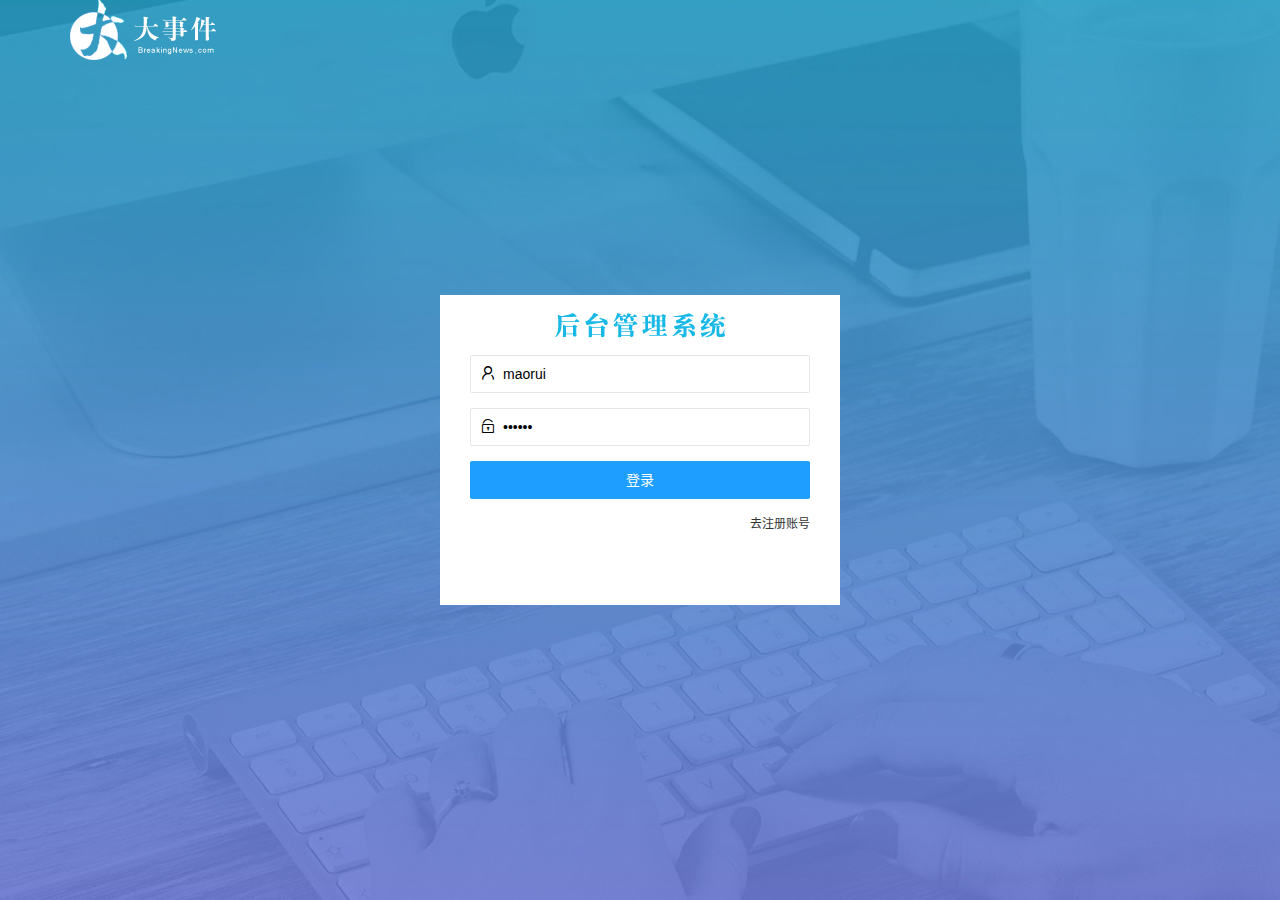
<file: login.html>
<!DOCTYPE html>
<html lang="zh-CN">

<head>
    <meta charset="UTF-8">
    <meta name="viewport" content="width=device-width, initial-scale=1.0">
    <title>Document</title>
    <!-- 1.引入 layui 的文件 -->
    <link rel="stylesheet" href="/assets/lib/layui/css/layui.css">
    <!-- 2.引入自己的样式表 -->
    <link rel="stylesheet" href="/assets/css/login.css">
</head>

<body>
    <!-- 顶部login区 -->
    <div class="layui-main">
        <img src="/assets/images/logo.png" alt="">
    </div>
    <!-- 注册登录区 -->
    <div class="loginAndRegBox">
        <!-- 注册和登录标题图片 -->
        <div class="title-box"></div>
        <!-- 1.登录的界面 -->
        <div class="login-box">
            <!-- 登录表单 -->
            <form class="layui-form" id="form_login">
                <!-- 用户名 -->
                <div class="layui-form-item">
                    <i class="layui-icon layui-icon-username"></i>
                    <input type="text" name="username" required lay-verify="required" placeholder="请输入用户名"
                        value="maorui" autocomplete="off" class="layui-input">
                </div>
                <!-- 密码 -->
                <div class="layui-form-item">
                    <i class="layui-icon layui-icon-password"></i>
                    <input type="password" name="password" required lay-verify="required|pwd" placeholder="请输入密码"
                        value="123456" autocomplete="off" class="layui-input">
                </div>
                <!-- 登录按钮 -->
                <div class="layui-form-item">
                    <!-- lay-submit 属性必须存在，后面会有submit事件绑定 -->
                    <button class="layui-btn layui-btn-fluid layui-btn-normal" lay-submit
                        lay-filter="formDemo">登录</button>
                </div>
                <!-- a -->
                <div class="layui-form-item links">
                    <a href="javascript:;" id="link_reg">去注册账号</a>
                </div>
            </form>

        </div>
        <!-- 2.注册的界面 -->
        <div class="reg-box" style="display: none;">
            <!-- 注册表单 -->
            <form class="layui-form" id="form_reg">
                <!-- 用户名 -->
                <div class="layui-form-item">
                    <i class="layui-icon layui-icon-username"></i>
                    <input type="text" name="username" required lay-verify="required" placeholder="请输入用户名"
                        autocomplete="off" class="layui-input">
                </div>
                <!-- 密码 -->
                <div class="layui-form-item">
                    <i class="layui-icon layui-icon-password"></i>
                    <input type="password" name="password" required lay-verify="required | pwd" placeholder="请输入密码"
                        autocomplete="off" class="layui-input">
                </div>
                <!-- 确认密码 -->
                <div class="layui-form-item">
                    <i class="layui-icon layui-icon-password"></i>
                    <input type="password" name="repassword" required lay-verify="required|pwd|repwd"
                        placeholder="请确认输入密码" autocomplete="off" class="layui-input">
                </div>
                <!-- 登录按钮 -->
                <div class="layui-form-item">
                    <!-- lay-submit 属性必须存在，后面会有submit事件绑定 -->
                    <button class="layui-btn layui-btn-fluid layui-btn-normal" lay-submit
                        lay-filter="formDemo">注册</button>
                </div>
                <!-- a -->
                <div class="layui-form-item links">
                    <a href="javascript:;" id="link_login">去登录</a>
                </div>
            </form>
        </div>
    </div>
    <!-- 引入layui.all.js文件 里面没有入口函数，所以要写在最下面-->
    <script src="/assets/lib/layui/layui.all.js"></script>
    <!-- 1.引入jquery 文件 -->
    <script src="/assets/lib/jquery.js"></script>
    <!-- 引入baseAPI.js -->
    <script src="/assets/js/baseAPI.js"></script>
    <!-- 2.引入自己的js文件 -->
    <script src="/assets/js/login.js"></script>
</body>

</html>
</file>
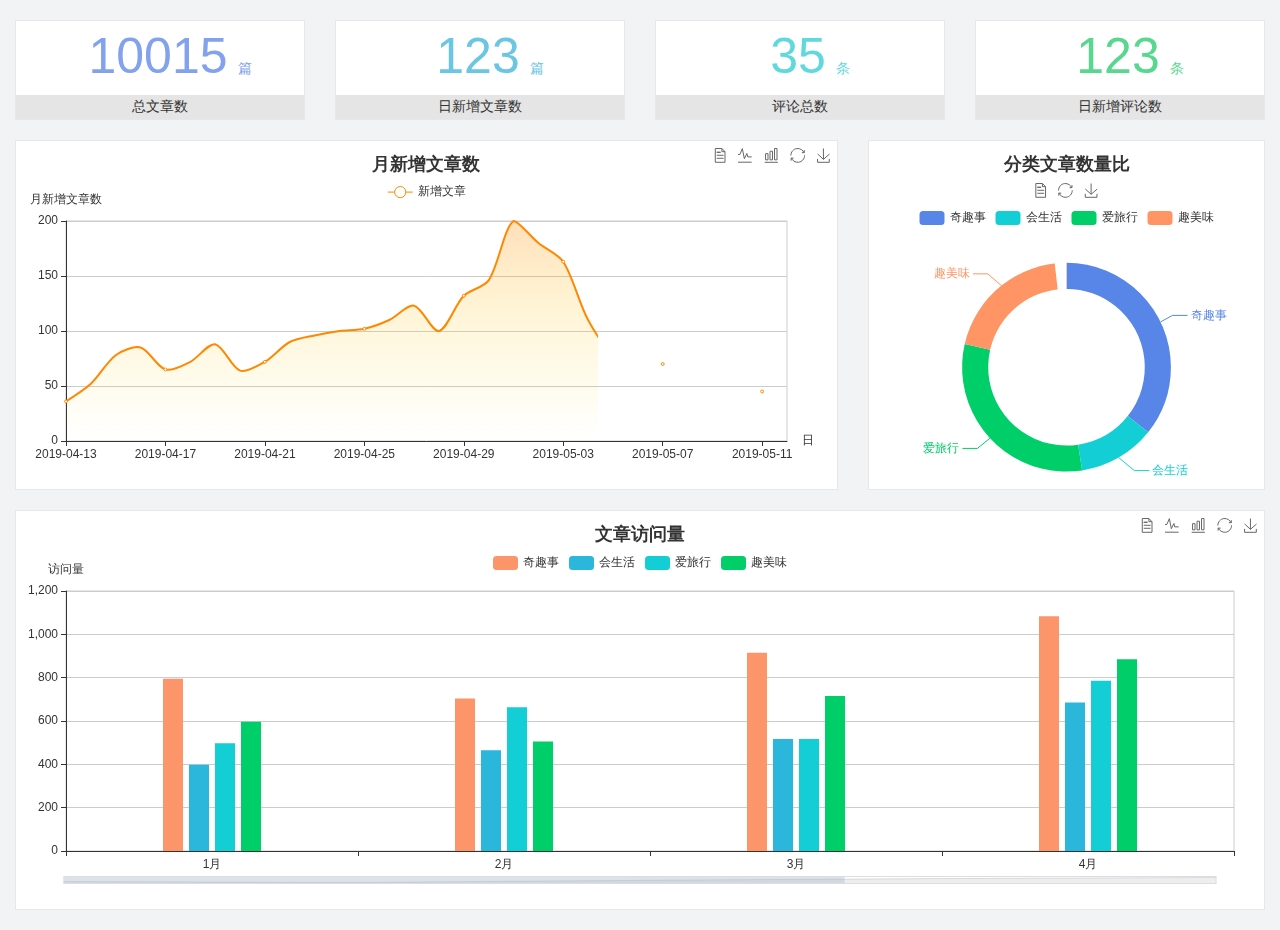
<file: home/dashboard.html>
<!DOCTYPE html>
<html lang="en">

<head>
  <meta charset="UTF-8">
  <meta name="viewport" content="width=device-width, initial-scale=1.0">
  <meta http-equiv="X-UA-Compatible" content="ie=edge">
  <title>图表统计</title>
  <link rel="stylesheet" href="../assets/lib/bootstrap.css" />
  <link rel="stylesheet" href="../assets/lib/main.css" />
  <script src="../assets/lib/jquery.js"></script>
  <script type="text/javascript" src="../assets/lib/echarts.min.js"></script>
</head>

<body>
  <div class="container-fluid">
    <div class="row spannel_list">
      <div class="col-sm-3 col-xs-6">
        <div class="spannel">
          <em>10015</em><span>篇</span>
          <b>总文章数</b>
        </div>
      </div>
      <div class="col-sm-3 col-xs-6">
        <div class="spannel scolor01">
          <em>123</em><span>篇</span>
          <b>日新增文章数</b>
        </div>
      </div>
      <div class="col-sm-3 col-xs-6">
        <div class="spannel scolor02">
          <em>35</em><span>条</span>
          <b>评论总数</b>
        </div>
      </div>
      <div class="col-sm-3 col-xs-6">
        <div class="spannel scolor03">
          <em>123</em><span>条</span>
          <b>日新增评论数</b>
        </div>
      </div>
    </div>
  </div>

  <div class="container-fluid">
    <div class="row curve-pie">
      <div class="col-lg-8 col-md-8">
        <div class="gragh_pannel" id="curve_show"></div>
      </div>
      <div class="col-lg-4 col-md-4">
        <div class="gragh_pannel" id="pie_show"></div>
      </div>
    </div>
  </div>

  <div class="container-fluid">
    <div class="column_pannel" id="column_show"></div>
  </div>

  <script>
    var oChart = echarts.init(document.getElementById('curve_show'));
    var aList_all = [
      { 'count': 36, 'date': '2019-04-13' },
      { 'count': 52, 'date': '2019-04-14' },
      { 'count': 78, 'date': '2019-04-15' },
      { 'count': 85, 'date': '2019-04-16' },
      { 'count': 65, 'date': '2019-04-17' },
      { 'count': 72, 'date': '2019-04-18' },
      { 'count': 88, 'date': '2019-04-19' },
      { 'count': 64, 'date': '2019-04-20' },
      { 'count': 72, 'date': '2019-04-21' },
      { 'count': 90, 'date': '2019-04-22' },
      { 'count': 96, 'date': '2019-04-23' },
      { 'count': 100, 'date': '2019-04-24' },
      { 'count': 102, 'date': '2019-04-25' },
      { 'count': 110, 'date': '2019-04-26' },
      { 'count': 123, 'date': '2019-04-27' },
      { 'count': 100, 'date': '2019-04-28' },
      { 'count': 132, 'date': '2019-04-29' },
      { 'count': 146, 'date': '2019-04-30' },
      { 'count': 200, 'date': '2019-05-01' },
      { 'count': 180, 'date': '2019-05-02' },
      { 'count': 163, 'date': '2019-05-03' },
      { 'count': 110, 'date': '2019-05-04' },
      { 'count': 80, 'date': '2019-05-05' },
      { 'count': 82, 'date': '2019-05-06' },
      { 'count': 70, 'date': '2019-05-07' },
      { 'count': 65, 'date': '2019-05-08' },
      { 'count': 54, 'date': '2019-05-09' },
      { 'count': 40, 'date': '2019-05-10' },
      { 'count': 45, 'date': '2019-05-11' },
      { 'count': 38, 'date': '2019-05-12' },
    ];

    let aCount = [];
    let aDate = [];

    for (var i = 0; i < aList_all.length; i++) {
      aCount.push(aList_all[i].count);
      aDate.push(aList_all[i].date);
    }

    var chartopt = {
      title: {
        text: '月新增文章数',
        left: 'center',
        top: '10'
      },
      tooltip: {
        trigger: 'axis'
      },
      legend: {
        data: ['新增文章'],
        top: '40'
      },
      toolbox: {
        show: true,
        feature: {
          mark: { show: true },
          dataView: { show: true, readOnly: false },
          magicType: { show: true, type: ['line', 'bar'] },
          restore: { show: true },
          saveAsImage: { show: true }
        }
      },
      calculable: true,
      xAxis: [
        {
          name: '日',
          type: 'category',
          boundaryGap: false,
          data: aDate
        }
      ],
      yAxis: [
        {
          name: '月新增文章数',
          type: 'value'
        }
      ],
      series: [
        {
          name: '新增文章',
          type: 'line',
          smooth: true,
          itemStyle: { normal: { areaStyle: { type: 'default' }, color: '#f80' }, lineStyle: { color: '#f80' } },
          data: aCount
        }],
      areaStyle: {
        normal: {
          color: new echarts.graphic.LinearGradient(0, 0, 0, 1, [{
            offset: 0,
            color: 'rgba(255,136,0,0.39)'
          }, {
            offset: .34,
            color: 'rgba(255,180,0,0.25)'
          }, {
            offset: 1,
            color: 'rgba(255,222,0,0.00)'
          }])

        }
      },
      grid: {
        show: true,
        x: 50,
        x2: 50,
        y: 80,
        height: 220
      }
    };

    oChart.setOption(chartopt);


    var oPie = echarts.init(document.getElementById('pie_show'));
    var oPieopt =
    {
      title: {
        top: 10,
        text: '分类文章数量比',
        x: 'center'
      },
      tooltip: {
        trigger: 'item',
        formatter: "{a} <br/>{b} : {c} ({d}%)"
      },
      color: ['#5885e8', '#13cfd5', '#00ce68', '#ff9565'],
      legend: {
        x: 'center',
        top: 65,
        data: ['奇趣事', '会生活', '爱旅行', '趣美味']
      },
      toolbox: {
        show: true,
        x: 'center',
        top: 35,
        feature: {
          mark: { show: true },
          dataView: { show: true, readOnly: false },
          magicType: {
            show: true,
            type: ['pie', 'funnel'],
            option: {
              funnel: {
                x: '25%',
                width: '50%',
                funnelAlign: 'left',
                max: 1548
              }
            }
          },
          restore: { show: true },
          saveAsImage: { show: true }
        }
      },
      calculable: true,
      series: [
        {
          name: '访问来源',
          type: 'pie',
          radius: ['45%', '60%'],
          center: ['50%', '65%'],
          data: [
            { value: 300, name: '奇趣事' },
            { value: 100, name: '会生活' },
            { value: 260, name: '爱旅行' },
            { value: 180, name: '趣美味' }
          ]
        }
      ]
    };
    oPie.setOption(oPieopt);



    var oColumn = this.echarts.init(document.getElementById('column_show'));
    var oColumnopt =
    {
      title: {
        text: '文章访问量',
        left: 'center',
        top: '10'
      },
      tooltip: {
        trigger: 'axis'
      },
      legend: {
        data: ['奇趣事', '会生活', '爱旅行', '趣美味'],
        top: '40'
      },
      toolbox: {
        show: true,
        feature: {
          mark: { show: true },
          dataView: { show: true, readOnly: false },
          magicType: { show: true, type: ['line', 'bar'] },
          restore: { show: true },
          saveAsImage: { show: true }
        }
      },
      calculable: true,
      xAxis: [
        {
          type: 'category',
          data: ['1月', '2月', '3月', '4月', '5月']
        }
      ],
      yAxis: [
        {
          name: '访问量',
          type: 'value'
        }
      ],
      series: [
        {
          name: '奇趣事',
          type: 'bar',
          barWidth: 20,
          itemStyle: {
            normal: { areaStyle: { type: 'default' }, color: '#fd956a' }
          },
          data: [800, 708, 920, 1090, 1200]
        },
        {
          name: '会生活',
          type: 'bar',
          barWidth: 20,
          itemStyle: {
            normal: { areaStyle: { type: 'default' }, color: '#2bb6db' }
          },
          data: [400, 468, 520, 690, 800]
        },
        {
          name: '爱旅行',
          type: 'bar',
          barWidth: 20,
          itemStyle: {
            normal: { areaStyle: { type: 'default' }, color: '#13cfd5' }
          },
          data: [500, 668, 520, 790, 900]
        },
        {
          name: '趣美味',
          type: 'bar',
          barWidth: 20,
          itemStyle: {
            normal: { areaStyle: { type: 'default' }, color: '#00ce68' }
          },
          data: [600, 508, 720, 890, 1000]
        }
      ],
      grid: {
        show: true,
        x: 50,
        x2: 30,
        y: 80,
        height: 260
      },
      dataZoom: [//给x轴设置滚动条
        {
          start: 0,//默认为0
          end: 100 - 1000 / 31,//默认为100
          type: 'slider',
          show: true,
          xAxisIndex: [0],
          handleSize: 0,//滑动条的 左右2个滑动条的大小
          height: 8,//组件高度
          left: 45, //左边的距离
          right: 50,//右边的距离
          bottom: 26,//右边的距离
          handleColor: '#ddd',//h滑动图标的颜色
          handleStyle: {
            borderColor: "#cacaca",
            borderWidth: "1",
            shadowBlur: 2,
            background: "#ddd",
            shadowColor: "#ddd",
          }
        }]
    };
    oColumn.setOption(oColumnopt);
  </script>
</body>

</html>
</file>
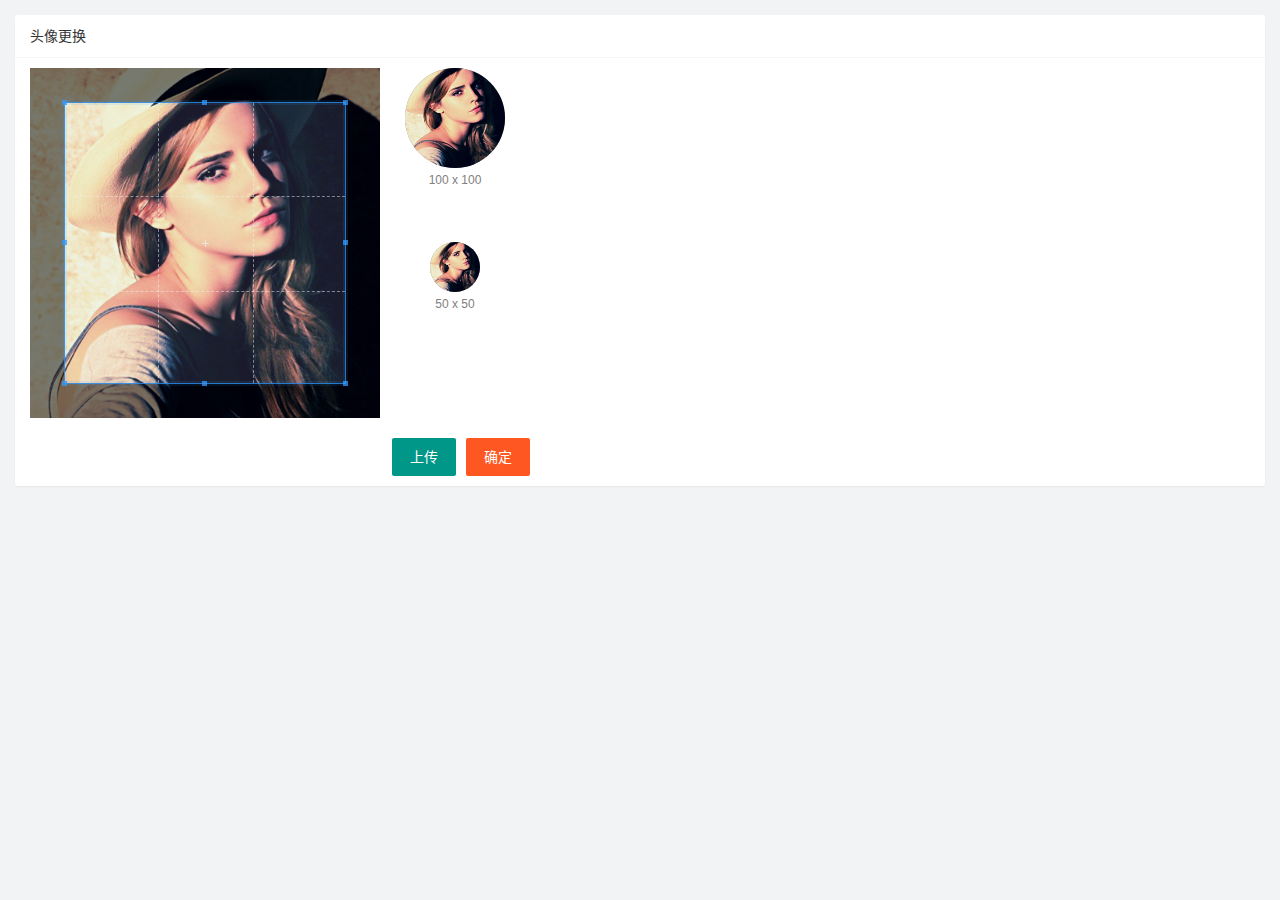
<file: user/user_avatar.html>
<!DOCTYPE html>
<html lang="zh-CN">

<head>
    <meta charset="UTF-8">
    <meta name="viewport" content="width=device-width, initial-scale=1.0">
    <title>Document</title>
    <!-- 引入 cropper -->
    <link rel="stylesheet" href="/assets/lib/cropper/cropper.css" />
    <link rel="stylesheet" href="/assets/lib/layui/css/layui.css">
    <link rel="stylesheet" href="/assets/css/user/user_avatar.css">
</head>

<body>
    <!-- 卡片区域 -->
    <div class="layui-card">
        <div class="layui-card-header">头像更换</div>
        <div class="layui-card-body">
            <!-- 第一行的图片裁剪和预览区域 -->
            <div class="row1">
                <!-- 图片裁剪区域 -->
                <div class="cropper-box">
                    <!-- 这个 img 标签很重要，将来会把它初始化为裁剪区域 -->
                    <img id="image" src="/assets/images/sample.jpg" />
                </div>
                <!-- 图片的预览区域 -->
                <div class="preview-box">
                    <div>
                        <!-- 宽高为 100px 的预览区域 -->
                        <div class="img-preview w100"></div>
                        <p class="size">100 x 100</p>
                    </div>
                    <div>
                        <!-- 宽高为 50px 的预览区域 -->
                        <div class="img-preview w50"></div>
                        <p class="size">50 x 50</p>
                    </div>
                </div>
            </div>

            <!-- 第二行的按钮区域 -->
            <div class="row2">
                <!-- accept 可以指定选择文件类型 -->
                <input type="file" id="file" accept="image/png,image/jpeg">
                <button type="button" class="layui-btn" id="btnChooseImage">上传</button>
                <button type="button" class="layui-btn layui-btn-danger" id="btnUpload">确定</button>
            </div>
        </div>
    </div>
    <script src="/assets/lib/layui/layui.all.js"></script>
    <script src="/assets/lib/jquery.js"></script>
    <script src="/assets/lib/cropper/Cropper.js"></script>
    <script src="/assets/lib/cropper/jquery-cropper.js"></script>
    <script src="/assets/js/baseAPI.js"></script>
    <script src="/assets/js/user/user_avatar.js"></script>
</body>

</html>
</file>
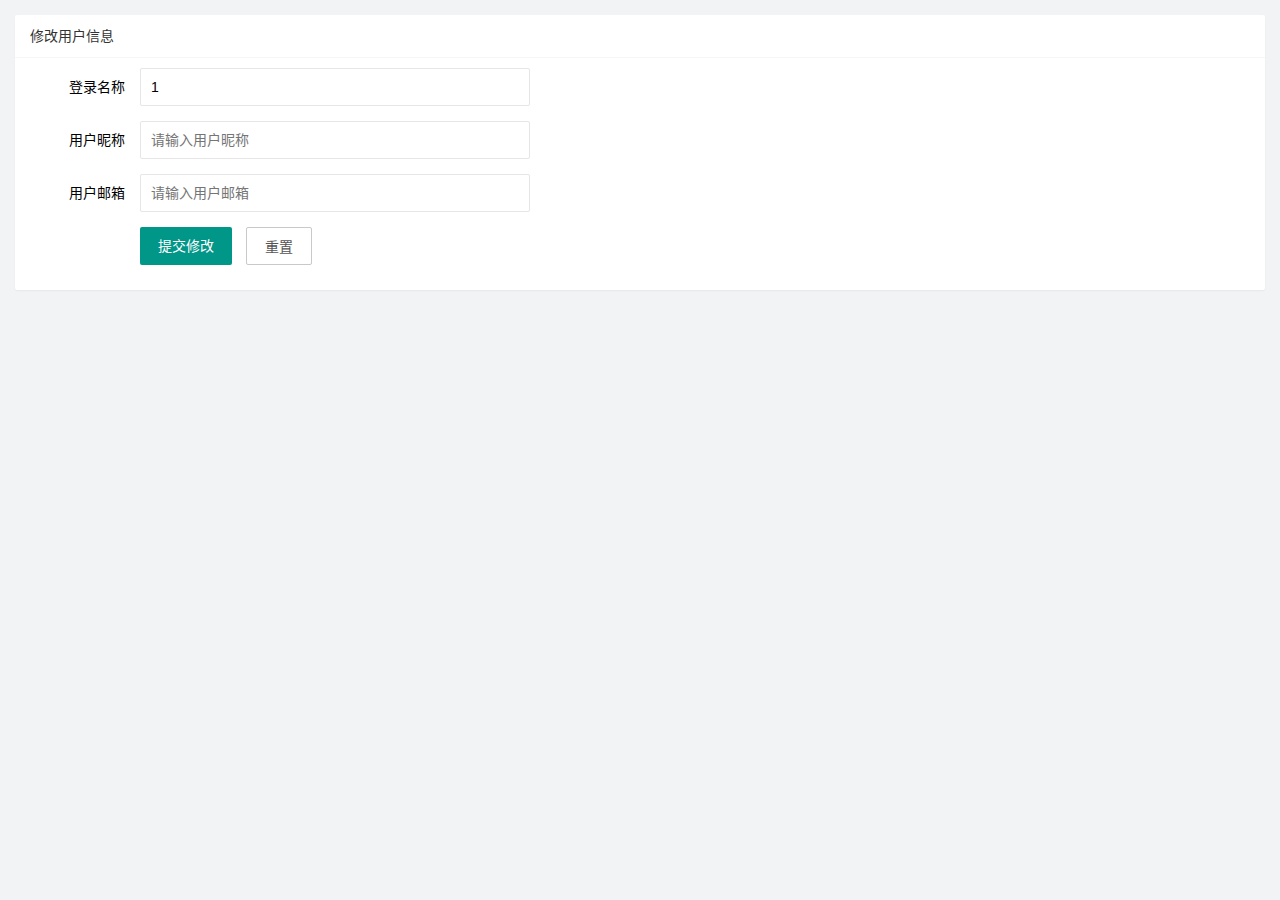
<file: user/user_info.html>
<!DOCTYPE html>
<html lang="zh-CN">

<head>
    <meta charset="UTF-8">
    <meta name="viewport" content="width=device-width, initial-scale=1.0">
    <title>基本资料页面</title>
    <!-- 引入layui 文件 -->
    <link rel="stylesheet" href="/assets/lib/layui/css/layui.css">
    <!-- 引入自己的样式 -->
    <link rel="stylesheet" href="/assets/css/user/user_info.css">
</head>

<body>
    <!-- 卡片区域 -->
    <div class="layui-card">
        <div class="layui-card-header">修改用户信息</div>
        <div class="layui-card-body">
            <!-- form表单 -->
            <form class="layui-form" action="" lay-filter="formUserInfo">
                <!-- 隐藏域保存id -->
                <input type="hidden" name="id">
                <div class="layui-form-item">
                    <label class="layui-form-label">登录名称</label>
                    <div class="layui-input-block">
                        <input value="1" type="text" name="username" required lay-verify="required" placeholder="请输入登录名称"
                            autocomplete="off" class="layui-input" readonly>
                    </div>
                </div>
                <div class="layui-form-item">
                    <label class="layui-form-label">用户昵称</label>
                    <div class="layui-input-block">
                        <input type="text" name="nickname" required lay-verify="required|nickname" placeholder="请输入用户昵称"
                            autocomplete="off" class="layui-input">
                    </div>
                </div>
                <div class="layui-form-item">
                    <label class="layui-form-label">用户邮箱</label>
                    <div class="layui-input-block">
                        <input type="text" name="email" required lay-verify="required|email" placeholder="请输入用户邮箱"
                            autocomplete="off" class="layui-input">
                    </div>
                </div>
                <div class="layui-form-item">
                    <div class="layui-input-block">
                      <button class="layui-btn" lay-submit lay-filter="formDemo">提交修改</button>
                      <button id="btnReset" type="reset" class="layui-btn layui-btn-primary">重置</button>
                    </div>
                  </div>
            </form>
        </div>
    </div>
    <!-- 引入 layui.all.js -->
    <script src="/assets/lib/layui/layui.all.js"></script>
    <!-- 引入jquery文件 -->
    <script src="/assets/lib/jquery.js"></script>
    <!-- 引入baseAPI -->
    <script src="/assets/js/baseAPI.js"></script>
    <!-- 引入自己的js文件 -->
    <script src="/assets/js/user/user_info.js"></script>
</body>

</html>
</file>
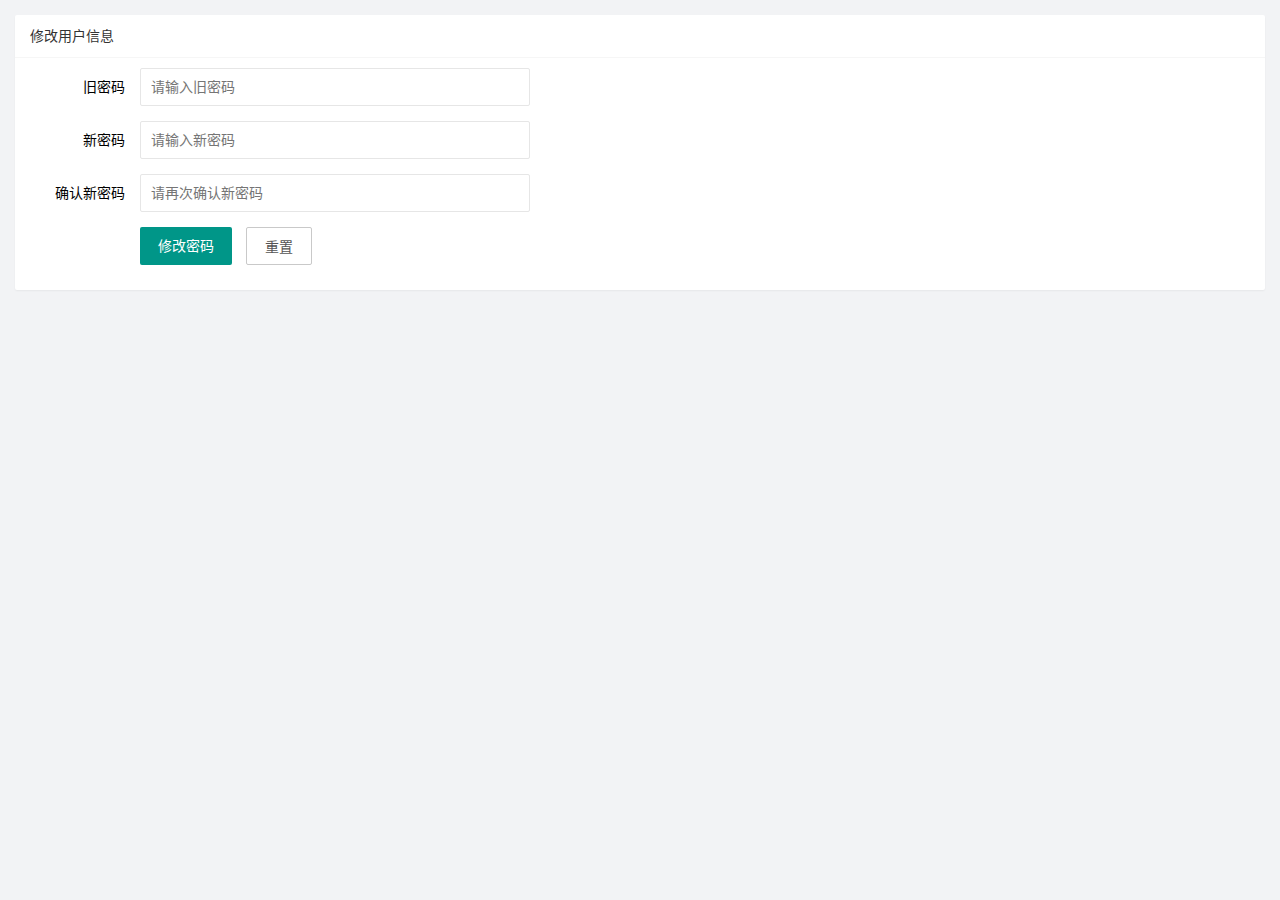
<file: user/user_pwd.html>
<!DOCTYPE html>
<html lang="zh-CN">

<head>
    <meta charset="UTF-8">
    <meta name="viewport" content="width=device-width, initial-scale=1.0">
    <title>重置密码界面</title>
    <link rel="stylesheet" href="/assets/lib/layui/css/layui.css">
    <link rel="stylesheet" href="/assets/css/user/user_pwd.css">
</head>

<body>
    <!-- 卡片区 -->
    <div class="layui-card">
        <div class="layui-card-header">修改用户信息</div>
        <div class="layui-card-body">
            <form class="layui-form" action="">
                <div class="layui-form-item">
                    <label class="layui-form-label">旧密码</label>
                    <div class="layui-input-block">
                        <input type="password" name="oldPwd" required lay-verify="required|pwd" placeholder="请输入旧密码"
                            autocomplete="off" class="layui-input">
                    </div>
                </div>
                <div class="layui-form-item">
                    <label class="layui-form-label">新密码</label>
                    <div class="layui-input-block">
                        <input type="password" name="newPwd" required lay-verify="required|pwd|somePwd" placeholder="请输入新密码"
                            autocomplete="off" class="layui-input">
                    </div>
                </div>
                <div class="layui-form-item">
                    <label class="layui-form-label">确认新密码</label>
                    <div class="layui-input-block">
                        <input type="password" name="rePwd" required lay-verify="required|pwd|rePwd" placeholder="请再次确认新密码"
                            autocomplete="off" class="layui-input">
                    </div>
                </div>
                <div class="layui-form-item">
                    <div class="layui-input-block">
                        <button class="layui-btn" lay-submit lay-filter="formDemo">修改密码</button>
                        <button type="reset" class="layui-btn layui-btn-primary">重置</button>
                    </div>
                </div>
            </form>
        </div>
    </div>

    <!-- 引入 layui的js -->
    <script src="/assets/lib/layui/layui.all.js"></script>
    <!-- 引入 jquery  -->
    <script src="/assets/lib/jquery.js"></script>
    <!-- 引入 baseAPI 文件 -->
    <script src="/assets/js/baseAPI.js"></script>
    <!-- 引入自己的js -->
    <script src="/assets/js/user/user_pwd.js"></script>
</body>

</html>
</file>
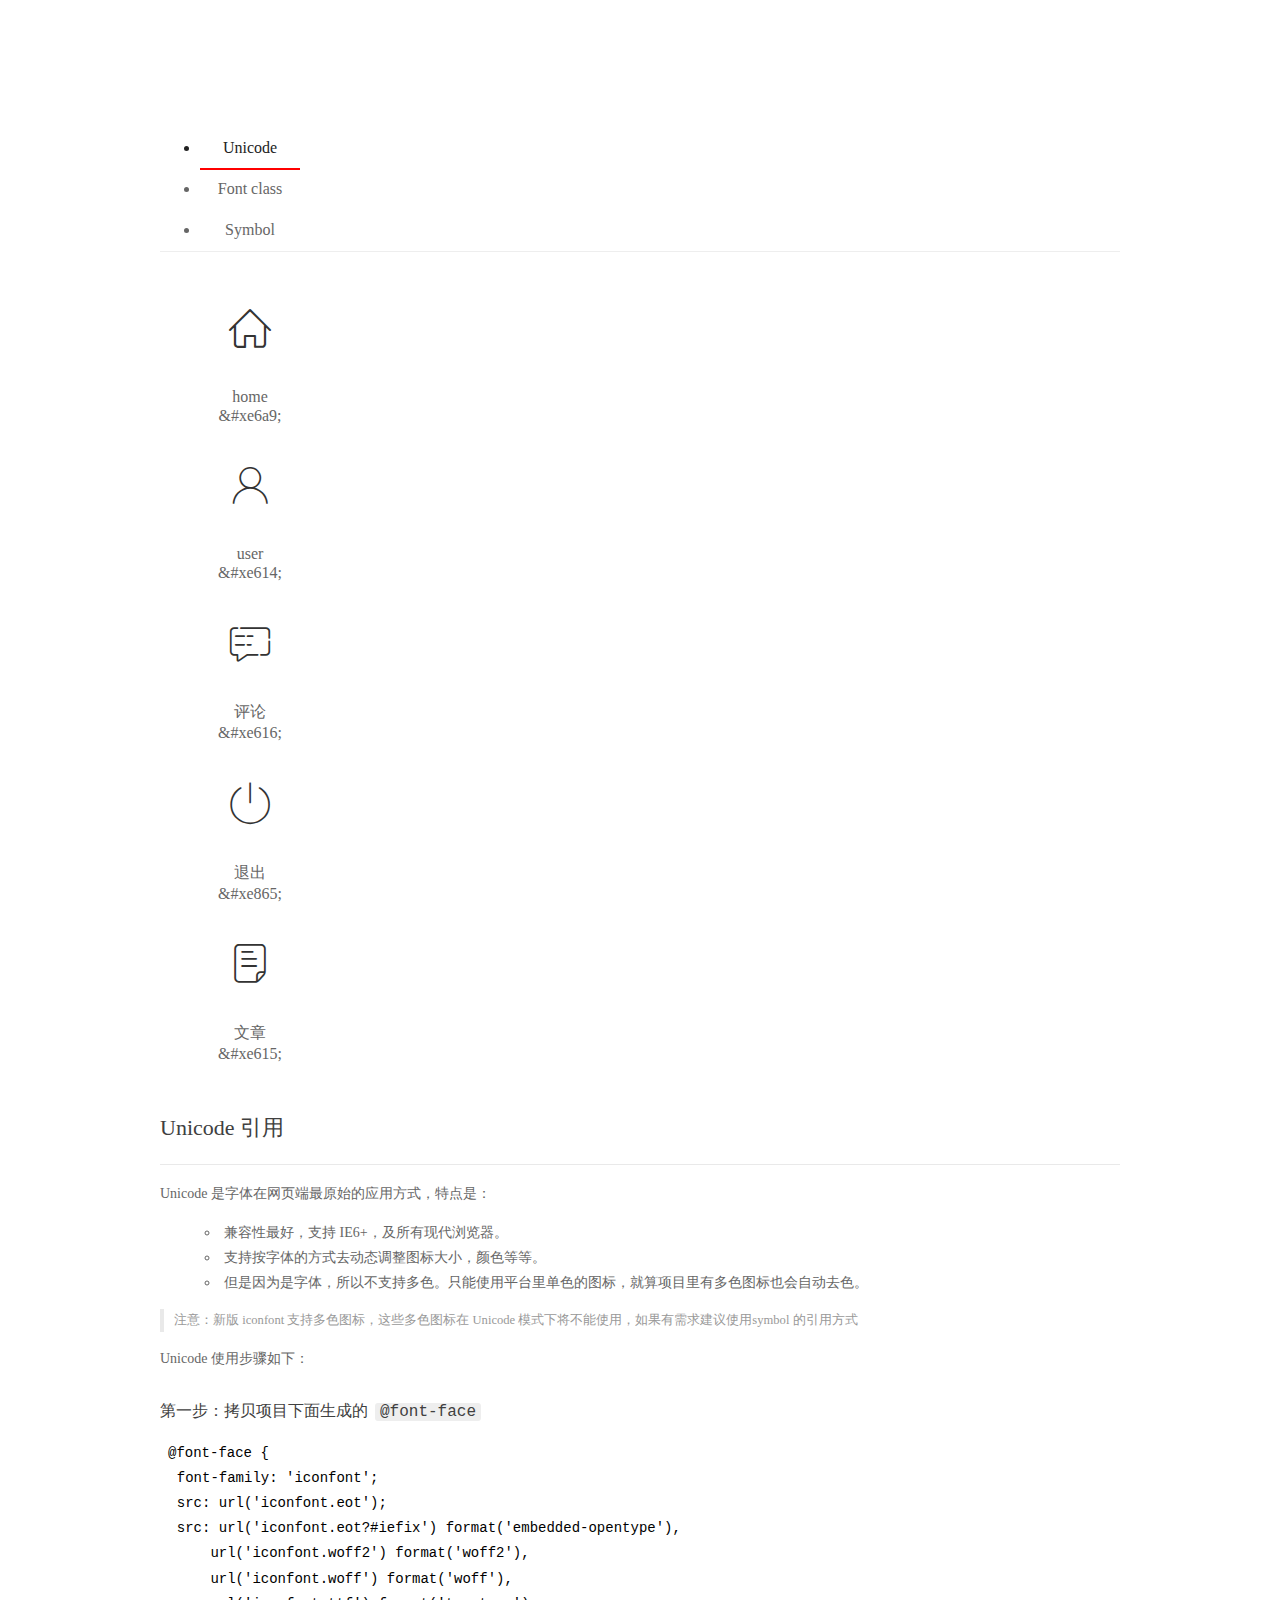
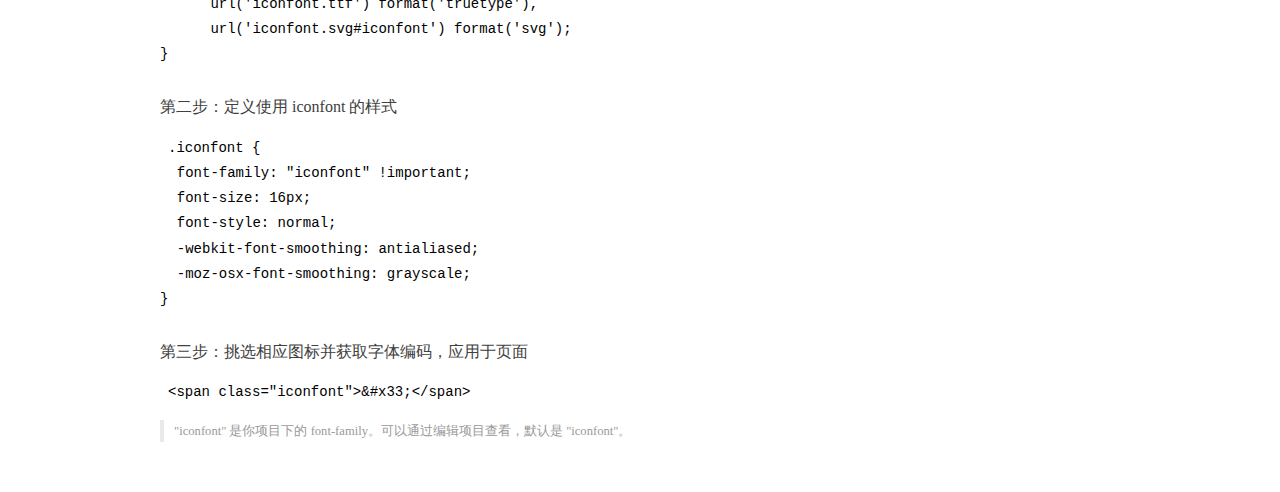
<file: assets/fonts/demo_index.html>
<!DOCTYPE html>
<html>
<head>
  <meta charset="utf-8"/>
  <title>IconFont Demo</title>
  <link rel="shortcut icon" href="https://gtms04.alicdn.com/tps/i4/TB1_oz6GVXXXXaFXpXXJDFnIXXX-64-64.ico" type="image/x-icon"/>
  <link rel="stylesheet" href="https://g.alicdn.com/thx/cube/1.3.2/cube.min.css">
  <link rel="stylesheet" href="demo.css">
  <link rel="stylesheet" href="iconfont.css">
  <script src="iconfont.js"></script>
  <!-- jQuery -->
  <script src="https://a1.alicdn.com/oss/uploads/2018/12/26/7bfddb60-08e8-11e9-9b04-53e73bb6408b.js"></script>
  <!-- 代码高亮 -->
  <script src="https://a1.alicdn.com/oss/uploads/2018/12/26/a3f714d0-08e6-11e9-8a15-ebf944d7534c.js"></script>
</head>
<body>
  <div class="main">
    <h1 class="logo"><a href="https://www.iconfont.cn/" title="iconfont 首页" target="_blank">&#xe86b;</a></h1>
    <div class="nav-tabs">
      <ul id="tabs" class="dib-box">
        <li class="dib active"><span>Unicode</span></li>
        <li class="dib"><span>Font class</span></li>
        <li class="dib"><span>Symbol</span></li>
      </ul>
      
    </div>
    <div class="tab-container">
      <div class="content unicode" style="display: block;">
          <ul class="icon_lists dib-box">
          
            <li class="dib">
              <span class="icon iconfont">&#xe6a9;</span>
                <div class="name">home</div>
                <div class="code-name">&amp;#xe6a9;</div>
              </li>
          
            <li class="dib">
              <span class="icon iconfont">&#xe614;</span>
                <div class="name">user</div>
                <div class="code-name">&amp;#xe614;</div>
              </li>
          
            <li class="dib">
              <span class="icon iconfont">&#xe616;</span>
                <div class="name">评论</div>
                <div class="code-name">&amp;#xe616;</div>
              </li>
          
            <li class="dib">
              <span class="icon iconfont">&#xe865;</span>
                <div class="name">退出</div>
                <div class="code-name">&amp;#xe865;</div>
              </li>
          
            <li class="dib">
              <span class="icon iconfont">&#xe615;</span>
                <div class="name">文章</div>
                <div class="code-name">&amp;#xe615;</div>
              </li>
          
          </ul>
          <div class="article markdown">
          <h2 id="unicode-">Unicode 引用</h2>
          <hr>

          <p>Unicode 是字体在网页端最原始的应用方式，特点是：</p>
          <ul>
            <li>兼容性最好，支持 IE6+，及所有现代浏览器。</li>
            <li>支持按字体的方式去动态调整图标大小，颜色等等。</li>
            <li>但是因为是字体，所以不支持多色。只能使用平台里单色的图标，就算项目里有多色图标也会自动去色。</li>
          </ul>
          <blockquote>
            <p>注意：新版 iconfont 支持多色图标，这些多色图标在 Unicode 模式下将不能使用，如果有需求建议使用symbol 的引用方式</p>
          </blockquote>
          <p>Unicode 使用步骤如下：</p>
          <h3 id="-font-face">第一步：拷贝项目下面生成的 <code>@font-face</code></h3>
<pre><code class="language-css"
>@font-face {
  font-family: 'iconfont';
  src: url('iconfont.eot');
  src: url('iconfont.eot?#iefix') format('embedded-opentype'),
      url('iconfont.woff2') format('woff2'),
      url('iconfont.woff') format('woff'),
      url('iconfont.ttf') format('truetype'),
      url('iconfont.svg#iconfont') format('svg');
}
</code></pre>
          <h3 id="-iconfont-">第二步：定义使用 iconfont 的样式</h3>
<pre><code class="language-css"
>.iconfont {
  font-family: "iconfont" !important;
  font-size: 16px;
  font-style: normal;
  -webkit-font-smoothing: antialiased;
  -moz-osx-font-smoothing: grayscale;
}
</code></pre>
          <h3 id="-">第三步：挑选相应图标并获取字体编码，应用于页面</h3>
<pre>
<code class="language-html"
>&lt;span class="iconfont"&gt;&amp;#x33;&lt;/span&gt;
</code></pre>
          <blockquote>
            <p>"iconfont" 是你项目下的 font-family。可以通过编辑项目查看，默认是 "iconfont"。</p>
          </blockquote>
          </div>
      </div>
      <div class="content font-class">
        <ul class="icon_lists dib-box">
          
          <li class="dib">
            <span class="icon iconfont icon-home"></span>
            <div class="name">
              home
            </div>
            <div class="code-name">.icon-home
            </div>
          </li>
          
          <li class="dib">
            <span class="icon iconfont icon-user"></span>
            <div class="name">
              user
            </div>
            <div class="code-name">.icon-user
            </div>
          </li>
          
          <li class="dib">
            <span class="icon iconfont icon-pinglun"></span>
            <div class="name">
              评论
            </div>
            <div class="code-name">.icon-pinglun
            </div>
          </li>
          
          <li class="dib">
            <span class="icon iconfont icon-tuichu"></span>
            <div class="name">
              退出
            </div>
            <div class="code-name">.icon-tuichu
            </div>
          </li>
          
          <li class="dib">
            <span class="icon iconfont icon-16"></span>
            <div class="name">
              文章
            </div>
            <div class="code-name">.icon-16
            </div>
          </li>
          
        </ul>
        <div class="article markdown">
        <h2 id="font-class-">font-class 引用</h2>
        <hr>

        <p>font-class 是 Unicode 使用方式的一种变种，主要是解决 Unicode 书写不直观，语意不明确的问题。</p>
        <p>与 Unicode 使用方式相比，具有如下特点：</p>
        <ul>
          <li>兼容性良好，支持 IE8+，及所有现代浏览器。</li>
          <li>相比于 Unicode 语意明确，书写更直观。可以很容易分辨这个 icon 是什么。</li>
          <li>因为使用 class 来定义图标，所以当要替换图标时，只需要修改 class 里面的 Unicode 引用。</li>
          <li>不过因为本质上还是使用的字体，所以多色图标还是不支持的。</li>
        </ul>
        <p>使用步骤如下：</p>
        <h3 id="-fontclass-">第一步：引入项目下面生成的 fontclass 代码：</h3>
<pre><code class="language-html">&lt;link rel="stylesheet" href="./iconfont.css"&gt;
</code></pre>
        <h3 id="-">第二步：挑选相应图标并获取类名，应用于页面：</h3>
<pre><code class="language-html">&lt;span class="iconfont icon-xxx"&gt;&lt;/span&gt;
</code></pre>
        <blockquote>
          <p>"
            iconfont" 是你项目下的 font-family。可以通过编辑项目查看，默认是 "iconfont"。</p>
        </blockquote>
      </div>
      </div>
      <div class="content symbol">
          <ul class="icon_lists dib-box">
          
            <li class="dib">
                <svg class="icon svg-icon" aria-hidden="true">
                  <use xlink:href="#icon-home"></use>
                </svg>
                <div class="name">home</div>
                <div class="code-name">#icon-home</div>
            </li>
          
            <li class="dib">
                <svg class="icon svg-icon" aria-hidden="true">
                  <use xlink:href="#icon-user"></use>
                </svg>
                <div class="name">user</div>
                <div class="code-name">#icon-user</div>
            </li>
          
            <li class="dib">
                <svg class="icon svg-icon" aria-hidden="true">
                  <use xlink:href="#icon-pinglun"></use>
                </svg>
                <div class="name">评论</div>
                <div class="code-name">#icon-pinglun</div>
            </li>
          
            <li class="dib">
                <svg class="icon svg-icon" aria-hidden="true">
                  <use xlink:href="#icon-tuichu"></use>
                </svg>
                <div class="name">退出</div>
                <div class="code-name">#icon-tuichu</div>
            </li>
          
            <li class="dib">
                <svg class="icon svg-icon" aria-hidden="true">
                  <use xlink:href="#icon-16"></use>
                </svg>
                <div class="name">文章</div>
                <div class="code-name">#icon-16</div>
            </li>
          
          </ul>
          <div class="article markdown">
          <h2 id="symbol-">Symbol 引用</h2>
          <hr>

          <p>这是一种全新的使用方式，应该说这才是未来的主流，也是平台目前推荐的用法。相关介绍可以参考这篇<a href="">文章</a>
            这种用法其实是做了一个 SVG 的集合，与另外两种相比具有如下特点：</p>
          <ul>
            <li>支持多色图标了，不再受单色限制。</li>
            <li>通过一些技巧，支持像字体那样，通过 <code>font-size</code>, <code>color</code> 来调整样式。</li>
            <li>兼容性较差，支持 IE9+，及现代浏览器。</li>
            <li>浏览器渲染 SVG 的性能一般，还不如 png。</li>
          </ul>
          <p>使用步骤如下：</p>
          <h3 id="-symbol-">第一步：引入项目下面生成的 symbol 代码：</h3>
<pre><code class="language-html">&lt;script src="./iconfont.js"&gt;&lt;/script&gt;
</code></pre>
          <h3 id="-css-">第二步：加入通用 CSS 代码（引入一次就行）：</h3>
<pre><code class="language-html">&lt;style&gt;
.icon {
  width: 1em;
  height: 1em;
  vertical-align: -0.15em;
  fill: currentColor;
  overflow: hidden;
}
&lt;/style&gt;
</code></pre>
          <h3 id="-">第三步：挑选相应图标并获取类名，应用于页面：</h3>
<pre><code class="language-html">&lt;svg class="icon" aria-hidden="true"&gt;
  &lt;use xlink:href="#icon-xxx"&gt;&lt;/use&gt;
&lt;/svg&gt;
</code></pre>
          </div>
      </div>

    </div>
  </div>
  <script>
  $(document).ready(function () {
      $('.tab-container .content:first').show()

      $('#tabs li').click(function (e) {
        var tabContent = $('.tab-container .content')
        var index = $(this).index()

        if ($(this).hasClass('active')) {
          return
        } else {
          $('#tabs li').removeClass('active')
          $(this).addClass('active')

          tabContent.hide().eq(index).fadeIn()
        }
      })
    })
  </script>
</body>
</html>
</file>
<file: assets/lib/layui/css/layui.css>
/** layui-v2.5.5 MIT License By https://www.layui.com */
 .layui-inline,img{display:inline-block;vertical-align:middle}h1,h2,h3,h4,h5,h6{font-weight:400}.layui-edge,.layui-header,.layui-inline,.layui-main{position:relative}.layui-body,.layui-edge,.layui-elip{overflow:hidden}.layui-btn,.layui-edge,.layui-inline,img{vertical-align:middle}.layui-btn,.layui-disabled,.layui-icon,.layui-unselect{-moz-user-select:none;-webkit-user-select:none;-ms-user-select:none}.layui-elip,.layui-form-checkbox span,.layui-form-pane .layui-form-label{text-overflow:ellipsis;white-space:nowrap}.layui-breadcrumb,.layui-tree-btnGroup{visibility:hidden}blockquote,body,button,dd,div,dl,dt,form,h1,h2,h3,h4,h5,h6,input,li,ol,p,pre,td,textarea,th,ul{margin:0;padding:0;-webkit-tap-highlight-color:rgba(0,0,0,0)}a:active,a:hover{outline:0}img{border:none}li{list-style:none}table{border-collapse:collapse;border-spacing:0}h4,h5,h6{font-size:100%}button,input,optgroup,option,select,textarea{font-family:inherit;font-size:inherit;font-style:inherit;font-weight:inherit;outline:0}pre{white-space:pre-wrap;white-space:-moz-pre-wrap;white-space:-pre-wrap;white-space:-o-pre-wrap;word-wrap:break-word}body{line-height:24px;font:14px Helvetica Neue,Helvetica,PingFang SC,Tahoma,Arial,sans-serif}hr{height:1px;margin:10px 0;border:0;clear:both}a{color:#333;text-decoration:none}a:hover{color:#777}a cite{font-style:normal;*cursor:pointer}.layui-border-box,.layui-border-box *{box-sizing:border-box}.layui-box,.layui-box *{box-sizing:content-box}.layui-clear{clear:both;*zoom:1}.layui-clear:after{content:'\20';clear:both;*zoom:1;display:block;height:0}.layui-inline{*display:inline;*zoom:1}.layui-edge{display:inline-block;width:0;height:0;border-width:6px;border-style:dashed;border-color:transparent}.layui-edge-top{top:-4px;border-bottom-color:#999;border-bottom-style:solid}.layui-edge-right{border-left-color:#999;border-left-style:solid}.layui-edge-bottom{top:2px;border-top-color:#999;border-top-style:solid}.layui-edge-left{border-right-color:#999;border-right-style:solid}.layui-disabled,.layui-disabled:hover{color:#d2d2d2!important;cursor:not-allowed!important}.layui-circle{border-radius:100%}.layui-show{display:block!important}.layui-hide{display:none!important}@font-face{font-family:layui-icon;src:url(../font/iconfont.eot?v=250);src:url(../font/iconfont.eot?v=250#iefix) format('embedded-opentype'),url(../font/iconfont.woff2?v=250) format('woff2'),url(../font/iconfont.woff?v=250) format('woff'),url(../font/iconfont.ttf?v=250) format('truetype'),url(../font/iconfont.svg?v=250#layui-icon) format('svg')}.layui-icon{font-family:layui-icon!important;font-size:16px;font-style:normal;-webkit-font-smoothing:antialiased;-moz-osx-font-smoothing:grayscale}.layui-icon-reply-fill:before{content:"\e611"}.layui-icon-set-fill:before{content:"\e614"}.layui-icon-menu-fill:before{content:"\e60f"}.layui-icon-search:before{content:"\e615"}.layui-icon-share:before{content:"\e641"}.layui-icon-set-sm:before{content:"\e620"}.layui-icon-engine:before{content:"\e628"}.layui-icon-close:before{content:"\1006"}.layui-icon-close-fill:before{content:"\1007"}.layui-icon-chart-screen:before{content:"\e629"}.layui-icon-star:before{content:"\e600"}.layui-icon-circle-dot:before{content:"\e617"}.layui-icon-chat:before{content:"\e606"}.layui-icon-release:before{content:"\e609"}.layui-icon-list:before{content:"\e60a"}.layui-icon-chart:before{content:"\e62c"}.layui-icon-ok-circle:before{content:"\1005"}.layui-icon-layim-theme:before{content:"\e61b"}.layui-icon-table:before{content:"\e62d"}.layui-icon-right:before{content:"\e602"}.layui-icon-left:before{content:"\e603"}.layui-icon-cart-simple:before{content:"\e698"}.layui-icon-face-cry:before{content:"\e69c"}.layui-icon-face-smile:before{content:"\e6af"}.layui-icon-survey:before{content:"\e6b2"}.layui-icon-tree:before{content:"\e62e"}.layui-icon-upload-circle:before{content:"\e62f"}.layui-icon-add-circle:before{content:"\e61f"}.layui-icon-download-circle:before{content:"\e601"}.layui-icon-templeate-1:before{content:"\e630"}.layui-icon-util:before{content:"\e631"}.layui-icon-face-surprised:before{content:"\e664"}.layui-icon-edit:before{content:"\e642"}.layui-icon-speaker:before{content:"\e645"}.layui-icon-down:before{content:"\e61a"}.layui-icon-file:before{content:"\e621"}.layui-icon-layouts:before{content:"\e632"}.layui-icon-rate-half:before{content:"\e6c9"}.layui-icon-add-circle-fine:before{content:"\e608"}.layui-icon-prev-circle:before{content:"\e633"}.layui-icon-read:before{content:"\e705"}.layui-icon-404:before{content:"\e61c"}.layui-icon-carousel:before{content:"\e634"}.layui-icon-help:before{content:"\e607"}.layui-icon-code-circle:before{content:"\e635"}.layui-icon-water:before{content:"\e636"}.layui-icon-username:before{content:"\e66f"}.layui-icon-find-fill:before{content:"\e670"}.layui-icon-about:before{content:"\e60b"}.layui-icon-location:before{content:"\e715"}.layui-icon-up:before{content:"\e619"}.layui-icon-pause:before{content:"\e651"}.layui-icon-date:before{content:"\e637"}.layui-icon-layim-uploadfile:before{content:"\e61d"}.layui-icon-delete:before{content:"\e640"}.layui-icon-play:before{content:"\e652"}.layui-icon-top:before{content:"\e604"}.layui-icon-friends:before{content:"\e612"}.layui-icon-refresh-3:before{content:"\e9aa"}.layui-icon-ok:before{content:"\e605"}.layui-icon-layer:before{content:"\e638"}.layui-icon-face-smile-fine:before{content:"\e60c"}.layui-icon-dollar:before{content:"\e659"}.layui-icon-group:before{content:"\e613"}.layui-icon-layim-download:before{content:"\e61e"}.layui-icon-picture-fine:before{content:"\e60d"}.layui-icon-link:before{content:"\e64c"}.layui-icon-diamond:before{content:"\e735"}.layui-icon-log:before{content:"\e60e"}.layui-icon-rate-solid:before{content:"\e67a"}.layui-icon-fonts-del:before{content:"\e64f"}.layui-icon-unlink:before{content:"\e64d"}.layui-icon-fonts-clear:before{content:"\e639"}.layui-icon-triangle-r:before{content:"\e623"}.layui-icon-circle:before{content:"\e63f"}.layui-icon-radio:before{content:"\e643"}.layui-icon-align-center:before{content:"\e647"}.layui-icon-align-right:before{content:"\e648"}.layui-icon-align-left:before{content:"\e649"}.layui-icon-loading-1:before{content:"\e63e"}.layui-icon-return:before{content:"\e65c"}.layui-icon-fonts-strong:before{content:"\e62b"}.layui-icon-upload:before{content:"\e67c"}.layui-icon-dialogue:before{content:"\e63a"}.layui-icon-video:before{content:"\e6ed"}.layui-icon-headset:before{content:"\e6fc"}.layui-icon-cellphone-fine:before{content:"\e63b"}.layui-icon-add-1:before{content:"\e654"}.layui-icon-face-smile-b:before{content:"\e650"}.layui-icon-fonts-html:before{content:"\e64b"}.layui-icon-form:before{content:"\e63c"}.layui-icon-cart:before{content:"\e657"}.layui-icon-camera-fill:before{content:"\e65d"}.layui-icon-tabs:before{content:"\e62a"}.layui-icon-fonts-code:before{content:"\e64e"}.layui-icon-fire:before{content:"\e756"}.layui-icon-set:before{content:"\e716"}.layui-icon-fonts-u:before{content:"\e646"}.layui-icon-triangle-d:before{content:"\e625"}.layui-icon-tips:before{content:"\e702"}.layui-icon-picture:before{content:"\e64a"}.layui-icon-more-vertical:before{content:"\e671"}.layui-icon-flag:before{content:"\e66c"}.layui-icon-loading:before{content:"\e63d"}.layui-icon-fonts-i:before{content:"\e644"}.layui-icon-refresh-1:before{content:"\e666"}.layui-icon-rmb:before{content:"\e65e"}.layui-icon-home:before{content:"\e68e"}.layui-icon-user:before{content:"\e770"}.layui-icon-notice:before{content:"\e667"}.layui-icon-login-weibo:before{content:"\e675"}.layui-icon-voice:before{content:"\e688"}.layui-icon-upload-drag:before{content:"\e681"}.layui-icon-login-qq:before{content:"\e676"}.layui-icon-snowflake:before{content:"\e6b1"}.layui-icon-file-b:before{content:"\e655"}.layui-icon-template:before{content:"\e663"}.layui-icon-auz:before{content:"\e672"}.layui-icon-console:before{content:"\e665"}.layui-icon-app:before{content:"\e653"}.layui-icon-prev:before{content:"\e65a"}.layui-icon-website:before{content:"\e7ae"}.layui-icon-next:before{content:"\e65b"}.layui-icon-component:before{content:"\e857"}.layui-icon-more:before{content:"\e65f"}.layui-icon-login-wechat:before{content:"\e677"}.layui-icon-shrink-right:before{content:"\e668"}.layui-icon-spread-left:before{content:"\e66b"}.layui-icon-camera:before{content:"\e660"}.layui-icon-note:before{content:"\e66e"}.layui-icon-refresh:before{content:"\e669"}.layui-icon-female:before{content:"\e661"}.layui-icon-male:before{content:"\e662"}.layui-icon-password:before{content:"\e673"}.layui-icon-senior:before{content:"\e674"}.layui-icon-theme:before{content:"\e66a"}.layui-icon-tread:before{content:"\e6c5"}.layui-icon-praise:before{content:"\e6c6"}.layui-icon-star-fill:before{content:"\e658"}.layui-icon-rate:before{content:"\e67b"}.layui-icon-template-1:before{content:"\e656"}.layui-icon-vercode:before{content:"\e679"}.layui-icon-cellphone:before{content:"\e678"}.layui-icon-screen-full:before{content:"\e622"}.layui-icon-screen-restore:before{content:"\e758"}.layui-icon-cols:before{content:"\e610"}.layui-icon-export:before{content:"\e67d"}.layui-icon-print:before{content:"\e66d"}.layui-icon-slider:before{content:"\e714"}.layui-icon-addition:before{content:"\e624"}.layui-icon-subtraction:before{content:"\e67e"}.layui-icon-service:before{content:"\e626"}.layui-icon-transfer:before{content:"\e691"}.layui-main{width:1140px;margin:0 auto}.layui-header{z-index:1000;height:60px}.layui-header a:hover{transition:all .5s;-webkit-transition:all .5s}.layui-side{position:fixed;left:0;top:0;bottom:0;z-index:999;width:200px;overflow-x:hidden}.layui-side-scroll{position:relative;width:220px;height:100%;overflow-x:hidden}.layui-body{position:absolute;left:200px;right:0;top:0;bottom:0;z-index:998;width:auto;overflow-y:auto;box-sizing:border-box}.layui-layout-body{overflow:hidden}.layui-layout-admin .layui-header{background-color:#23262E}.layui-layout-admin .layui-side{top:60px;width:200px;overflow-x:hidden}.layui-layout-admin .layui-body{position:fixed;top:60px;bottom:44px}.layui-layout-admin .layui-main{width:auto;margin:0 15px}.layui-layout-admin .layui-footer{position:fixed;left:200px;right:0;bottom:0;height:44px;line-height:44px;padding:0 15px;background-color:#eee}.layui-layout-admin .layui-logo{position:absolute;left:0;top:0;width:200px;height:100%;line-height:60px;text-align:center;color:#009688;font-size:16px}.layui-layout-admin .layui-header .layui-nav{background:0 0}.layui-layout-left{position:absolute!important;left:200px;top:0}.layui-layout-right{position:absolute!important;right:0;top:0}.layui-container{position:relative;margin:0 auto;padding:0 15px;box-sizing:border-box}.layui-fluid{position:relative;margin:0 auto;padding:0 15px}.layui-row:after,.layui-row:before{content:'';display:block;clear:both}.layui-col-lg1,.layui-col-lg10,.layui-col-lg11,.layui-col-lg12,.layui-col-lg2,.layui-col-lg3,.layui-col-lg4,.layui-col-lg5,.layui-col-lg6,.layui-col-lg7,.layui-col-lg8,.layui-col-lg9,.layui-col-md1,.layui-col-md10,.layui-col-md11,.layui-col-md12,.layui-col-md2,.layui-col-md3,.layui-col-md4,.layui-col-md5,.layui-col-md6,.layui-col-md7,.layui-col-md8,.layui-col-md9,.layui-col-sm1,.layui-col-sm10,.layui-col-sm11,.layui-col-sm12,.layui-col-sm2,.layui-col-sm3,.layui-col-sm4,.layui-col-sm5,.layui-col-sm6,.layui-col-sm7,.layui-col-sm8,.layui-col-sm9,.layui-col-xs1,.layui-col-xs10,.layui-col-xs11,.layui-col-xs12,.layui-col-xs2,.layui-col-xs3,.layui-col-xs4,.layui-col-xs5,.layui-col-xs6,.layui-col-xs7,.layui-col-xs8,.layui-col-xs9{position:relative;display:block;box-sizing:border-box}.layui-col-xs1,.layui-col-xs10,.layui-col-xs11,.layui-col-xs12,.layui-col-xs2,.layui-col-xs3,.layui-col-xs4,.layui-col-xs5,.layui-col-xs6,.layui-col-xs7,.layui-col-xs8,.layui-col-xs9{float:left}.layui-col-xs1{width:8.33333333%}.layui-col-xs2{width:16.66666667%}.layui-col-xs3{width:25%}.layui-col-xs4{width:33.33333333%}.layui-col-xs5{width:41.66666667%}.layui-col-xs6{width:50%}.layui-col-xs7{width:58.33333333%}.layui-col-xs8{width:66.66666667%}.layui-col-xs9{width:75%}.layui-col-xs10{width:83.33333333%}.layui-col-xs11{width:91.66666667%}.layui-col-xs12{width:100%}.layui-col-xs-offset1{margin-left:8.33333333%}.layui-col-xs-offset2{margin-left:16.66666667%}.layui-col-xs-offset3{margin-left:25%}.layui-col-xs-offset4{margin-left:33.33333333%}.layui-col-xs-offset5{margin-left:41.66666667%}.layui-col-xs-offset6{margin-left:50%}.layui-col-xs-offset7{margin-left:58.33333333%}.layui-col-xs-offset8{margin-left:66.66666667%}.layui-col-xs-offset9{margin-left:75%}.layui-col-xs-offset10{margin-left:83.33333333%}.layui-col-xs-offset11{margin-left:91.66666667%}.layui-col-xs-offset12{margin-left:100%}@media screen and (max-width:768px){.layui-hide-xs{display:none!important}.layui-show-xs-block{display:block!important}.layui-show-xs-inline{display:inline!important}.layui-show-xs-inline-block{display:inline-block!important}}@media screen and (min-width:768px){.layui-container{width:750px}.layui-hide-sm{display:none!important}.layui-show-sm-block{display:block!important}.layui-show-sm-inline{display:inline!important}.layui-show-sm-inline-block{display:inline-block!important}.layui-col-sm1,.layui-col-sm10,.layui-col-sm11,.layui-col-sm12,.layui-col-sm2,.layui-col-sm3,.layui-col-sm4,.layui-col-sm5,.layui-col-sm6,.layui-col-sm7,.layui-col-sm8,.layui-col-sm9{float:left}.layui-col-sm1{width:8.33333333%}.layui-col-sm2{width:16.66666667%}.layui-col-sm3{width:25%}.layui-col-sm4{width:33.33333333%}.layui-col-sm5{width:41.66666667%}.layui-col-sm6{width:50%}.layui-col-sm7{width:58.33333333%}.layui-col-sm8{width:66.66666667%}.layui-col-sm9{width:75%}.layui-col-sm10{width:83.33333333%}.layui-col-sm11{width:91.66666667%}.layui-col-sm12{width:100%}.layui-col-sm-offset1{margin-left:8.33333333%}.layui-col-sm-offset2{margin-left:16.66666667%}.layui-col-sm-offset3{margin-left:25%}.layui-col-sm-offset4{margin-left:33.33333333%}.layui-col-sm-offset5{margin-left:41.66666667%}.layui-col-sm-offset6{margin-left:50%}.layui-col-sm-offset7{margin-left:58.33333333%}.layui-col-sm-offset8{margin-left:66.66666667%}.layui-col-sm-offset9{margin-left:75%}.layui-col-sm-offset10{margin-left:83.33333333%}.layui-col-sm-offset11{margin-left:91.66666667%}.layui-col-sm-offset12{margin-left:100%}}@media screen and (min-width:992px){.layui-container{width:970px}.layui-hide-md{display:none!important}.layui-show-md-block{display:block!important}.layui-show-md-inline{display:inline!important}.layui-show-md-inline-block{display:inline-block!important}.layui-col-md1,.layui-col-md10,.layui-col-md11,.layui-col-md12,.layui-col-md2,.layui-col-md3,.layui-col-md4,.layui-col-md5,.layui-col-md6,.layui-col-md7,.layui-col-md8,.layui-col-md9{float:left}.layui-col-md1{width:8.33333333%}.layui-col-md2{width:16.66666667%}.layui-col-md3{width:25%}.layui-col-md4{width:33.33333333%}.layui-col-md5{width:41.66666667%}.layui-col-md6{width:50%}.layui-col-md7{width:58.33333333%}.layui-col-md8{width:66.66666667%}.layui-col-md9{width:75%}.layui-col-md10{width:83.33333333%}.layui-col-md11{width:91.66666667%}.layui-col-md12{width:100%}.layui-col-md-offset1{margin-left:8.33333333%}.layui-col-md-offset2{margin-left:16.66666667%}.layui-col-md-offset3{margin-left:25%}.layui-col-md-offset4{margin-left:33.33333333%}.layui-col-md-offset5{margin-left:41.66666667%}.layui-col-md-offset6{margin-left:50%}.layui-col-md-offset7{margin-left:58.33333333%}.layui-col-md-offset8{margin-left:66.66666667%}.layui-col-md-offset9{margin-left:75%}.layui-col-md-offset10{margin-left:83.33333333%}.layui-col-md-offset11{margin-left:91.66666667%}.layui-col-md-offset12{margin-left:100%}}@media screen and (min-width:1200px){.layui-container{width:1170px}.layui-hide-lg{display:none!important}.layui-show-lg-block{display:block!important}.layui-show-lg-inline{display:inline!important}.layui-show-lg-inline-block{display:inline-block!important}.layui-col-lg1,.layui-col-lg10,.layui-col-lg11,.layui-col-lg12,.layui-col-lg2,.layui-col-lg3,.layui-col-lg4,.layui-col-lg5,.layui-col-lg6,.layui-col-lg7,.layui-col-lg8,.layui-col-lg9{float:left}.layui-col-lg1{width:8.33333333%}.layui-col-lg2{width:16.66666667%}.layui-col-lg3{width:25%}.layui-col-lg4{width:33.33333333%}.layui-col-lg5{width:41.66666667%}.layui-col-lg6{width:50%}.layui-col-lg7{width:58.33333333%}.layui-col-lg8{width:66.66666667%}.layui-col-lg9{width:75%}.layui-col-lg10{width:83.33333333%}.layui-col-lg11{width:91.66666667%}.layui-col-lg12{width:100%}.layui-col-lg-offset1{margin-left:8.33333333%}.layui-col-lg-offset2{margin-left:16.66666667%}.layui-col-lg-offset3{margin-left:25%}.layui-col-lg-offset4{margin-left:33.33333333%}.layui-col-lg-offset5{margin-left:41.66666667%}.layui-col-lg-offset6{margin-left:50%}.layui-col-lg-offset7{margin-left:58.33333333%}.layui-col-lg-offset8{margin-left:66.66666667%}.layui-col-lg-offset9{margin-left:75%}.layui-col-lg-offset10{margin-left:83.33333333%}.layui-col-lg-offset11{margin-left:91.66666667%}.layui-col-lg-offset12{margin-left:100%}}.layui-col-space1{margin:-.5px}.layui-col-space1>*{padding:.5px}.layui-col-space3{margin:-1.5px}.layui-col-space3>*{padding:1.5px}.layui-col-space5{margin:-2.5px}.layui-col-space5>*{padding:2.5px}.layui-col-space8{margin:-3.5px}.layui-col-space8>*{padding:3.5px}.layui-col-space10{margin:-5px}.layui-col-space10>*{padding:5px}.layui-col-space12{margin:-6px}.layui-col-space12>*{padding:6px}.layui-col-space15{margin:-7.5px}.layui-col-space15>*{padding:7.5px}.layui-col-space18{margin:-9px}.layui-col-space18>*{padding:9px}.layui-col-space20{margin:-10px}.layui-col-space20>*{padding:10px}.layui-col-space22{margin:-11px}.layui-col-space22>*{padding:11px}.layui-col-space25{margin:-12.5px}.layui-col-space25>*{padding:12.5px}.layui-col-space30{margin:-15px}.layui-col-space30>*{padding:15px}.layui-btn,.layui-input,.layui-select,.layui-textarea,.layui-upload-button{outline:0;-webkit-appearance:none;transition:all .3s;-webkit-transition:all .3s;box-sizing:border-box}.layui-elem-quote{margin-bottom:10px;padding:15px;line-height:22px;border-left:5px solid #009688;border-radius:0 2px 2px 0;background-color:#f2f2f2}.layui-quote-nm{border-style:solid;border-width:1px 1px 1px 5px;background:0 0}.layui-elem-field{margin-bottom:10px;padding:0;border-width:1px;border-style:solid}.layui-elem-field legend{margin-left:20px;padding:0 10px;font-size:20px;font-weight:300}.layui-field-title{margin:10px 0 20px;border-width:1px 0 0}.layui-field-box{padding:10px 15px}.layui-field-title .layui-field-box{padding:10px 0}.layui-progress{position:relative;height:6px;border-radius:20px;background-color:#e2e2e2}.layui-progress-bar{position:absolute;left:0;top:0;width:0;max-width:100%;height:6px;border-radius:20px;text-align:right;background-color:#5FB878;transition:all .3s;-webkit-transition:all .3s}.layui-progress-big,.layui-progress-big .layui-progress-bar{height:18px;line-height:18px}.layui-progress-text{position:relative;top:-20px;line-height:18px;font-size:12px;color:#666}.layui-progress-big .layui-progress-text{position:static;padding:0 10px;color:#fff}.layui-collapse{border-width:1px;border-style:solid;border-radius:2px}.layui-colla-content,.layui-colla-item{border-top-width:1px;border-top-style:solid}.layui-colla-item:first-child{border-top:none}.layui-colla-title{position:relative;height:42px;line-height:42px;padding:0 15px 0 35px;color:#333;background-color:#f2f2f2;cursor:pointer;font-size:14px;overflow:hidden}.layui-colla-content{display:none;padding:10px 15px;line-height:22px;color:#666}.layui-colla-icon{position:absolute;left:15px;top:0;font-size:14px}.layui-card{margin-bottom:15px;border-radius:2px;background-color:#fff;box-shadow:0 1px 2px 0 rgba(0,0,0,.05)}.layui-card:last-child{margin-bottom:0}.layui-card-header{position:relative;height:42px;line-height:42px;padding:0 15px;border-bottom:1px solid #f6f6f6;color:#333;border-radius:2px 2px 0 0;font-size:14px}.layui-bg-black,.layui-bg-blue,.layui-bg-cyan,.layui-bg-green,.layui-bg-orange,.layui-bg-red{color:#fff!important}.layui-card-body{position:relative;padding:10px 15px;line-height:24px}.layui-card-body[pad15]{padding:15px}.layui-card-body[pad20]{padding:20px}.layui-card-body .layui-table{margin:5px 0}.layui-card .layui-tab{margin:0}.layui-panel-window{position:relative;padding:15px;border-radius:0;border-top:5px solid #E6E6E6;background-color:#fff}.layui-auxiliar-moving{position:fixed;left:0;right:0;top:0;bottom:0;width:100%;height:100%;background:0 0;z-index:9999999999}.layui-form-label,.layui-form-mid,.layui-form-select,.layui-input-block,.layui-input-inline,.layui-textarea{position:relative}.layui-bg-red{background-color:#FF5722!important}.layui-bg-orange{background-color:#FFB800!important}.layui-bg-green{background-color:#009688!important}.layui-bg-cyan{background-color:#2F4056!important}.layui-bg-blue{background-color:#1E9FFF!important}.layui-bg-black{background-color:#393D49!important}.layui-bg-gray{background-color:#eee!important;color:#666!important}.layui-badge-rim,.layui-colla-content,.layui-colla-item,.layui-collapse,.layui-elem-field,.layui-form-pane .layui-form-item[pane],.layui-form-pane .layui-form-label,.layui-input,.layui-layedit,.layui-layedit-tool,.layui-quote-nm,.layui-select,.layui-tab-bar,.layui-tab-card,.layui-tab-title,.layui-tab-title .layui-this:after,.layui-textarea{border-color:#e6e6e6}.layui-timeline-item:before,hr{background-color:#e6e6e6}.layui-text{line-height:22px;font-size:14px;color:#666}.layui-text h1,.layui-text h2,.layui-text h3{font-weight:500;color:#333}.layui-text h1{font-size:30px}.layui-text h2{font-size:24px}.layui-text h3{font-size:18px}.layui-text a:not(.layui-btn){color:#01AAED}.layui-text a:not(.layui-btn):hover{text-decoration:underline}.layui-text ul{padding:5px 0 5px 15px}.layui-text ul li{margin-top:5px;list-style-type:disc}.layui-text em,.layui-word-aux{color:#999!important;padding:0 5px!important}.layui-btn{display:inline-block;height:38px;line-height:38px;padding:0 18px;background-color:#009688;color:#fff;white-space:nowrap;text-align:center;font-size:14px;border:none;border-radius:2px;cursor:pointer}.layui-btn:hover{opacity:.8;filter:alpha(opacity=80);color:#fff}.layui-btn:active{opacity:1;filter:alpha(opacity=100)}.layui-btn+.layui-btn{margin-left:10px}.layui-btn-container{font-size:0}.layui-btn-container .layui-btn{margin-right:10px;margin-bottom:10px}.layui-btn-container .layui-btn+.layui-btn{margin-left:0}.layui-table .layui-btn-container .layui-btn{margin-bottom:9px}.layui-btn-radius{border-radius:100px}.layui-btn .layui-icon{margin-right:3px;font-size:18px;vertical-align:bottom;vertical-align:middle\9}.layui-btn-primary{border:1px solid #C9C9C9;background-color:#fff;color:#555}.layui-btn-primary:hover{border-color:#009688;color:#333}.layui-btn-normal{background-color:#1E9FFF}.layui-btn-warm{background-color:#FFB800}.layui-btn-danger{background-color:#FF5722}.layui-btn-checked{background-color:#5FB878}.layui-btn-disabled,.layui-btn-disabled:active,.layui-btn-disabled:hover{border:1px solid #e6e6e6;background-color:#FBFBFB;color:#C9C9C9;cursor:not-allowed;opacity:1}.layui-btn-lg{height:44px;line-height:44px;padding:0 25px;font-size:16px}.layui-btn-sm{height:30px;line-height:30px;padding:0 10px;font-size:12px}.layui-btn-sm i{font-size:16px!important}.layui-btn-xs{height:22px;line-height:22px;padding:0 5px;font-size:12px}.layui-btn-xs i{font-size:14px!important}.layui-btn-group{display:inline-block;vertical-align:middle;font-size:0}.layui-btn-group .layui-btn{margin-left:0!important;margin-right:0!important;border-left:1px solid rgba(255,255,255,.5);border-radius:0}.layui-btn-group .layui-btn-primary{border-left:none}.layui-btn-group .layui-btn-primary:hover{border-color:#C9C9C9;color:#009688}.layui-btn-group .layui-btn:first-child{border-left:none;border-radius:2px 0 0 2px}.layui-btn-group .layui-btn-primary:first-child{border-left:1px solid #c9c9c9}.layui-btn-group .layui-btn:last-child{border-radius:0 2px 2px 0}.layui-btn-group .layui-btn+.layui-btn{margin-left:0}.layui-btn-group+.layui-btn-group{margin-left:10px}.layui-btn-fluid{width:100%}.layui-input,.layui-select,.layui-textarea{height:38px;line-height:1.3;line-height:38px\9;border-width:1px;border-style:solid;background-color:#fff;border-radius:2px}.layui-input::-webkit-input-placeholder,.layui-select::-webkit-input-placeholder,.layui-textarea::-webkit-input-placeholder{line-height:1.3}.layui-input,.layui-textarea{display:block;width:100%;padding-left:10px}.layui-input:hover,.layui-textarea:hover{border-color:#D2D2D2!important}.layui-input:focus,.layui-textarea:focus{border-color:#C9C9C9!important}.layui-textarea{min-height:100px;height:auto;line-height:20px;padding:6px 10px;resize:vertical}.layui-select{padding:0 10px}.layui-form input[type=checkbox],.layui-form input[type=radio],.layui-form select{display:none}.layui-form [lay-ignore]{display:initial}.layui-form-item{margin-bottom:15px;clear:both;*zoom:1}.layui-form-item:after{content:'\20';clear:both;*zoom:1;display:block;height:0}.layui-form-label{float:left;display:block;padding:9px 15px;width:80px;font-weight:400;line-height:20px;text-align:right}.layui-form-label-col{display:block;float:none;padding:9px 0;line-height:20px;text-align:left}.layui-form-item .layui-inline{margin-bottom:5px;margin-right:10px}.layui-input-block{margin-left:110px;min-height:36px}.layui-input-inline{display:inline-block;vertical-align:middle}.layui-form-item .layui-input-inline{float:left;width:190px;margin-right:10px}.layui-form-text .layui-input-inline{width:auto}.layui-form-mid{float:left;display:block;padding:9px 0!important;line-height:20px;margin-right:10px}.layui-form-danger+.layui-form-select .layui-input,.layui-form-danger:focus{border-color:#FF5722!important}.layui-form-select .layui-input{padding-right:30px;cursor:pointer}.layui-form-select .layui-edge{position:absolute;right:10px;top:50%;margin-top:-3px;cursor:pointer;border-width:6px;border-top-color:#c2c2c2;border-top-style:solid;transition:all .3s;-webkit-transition:all .3s}.layui-form-select dl{display:none;position:absolute;left:0;top:42px;padding:5px 0;z-index:899;min-width:100%;border:1px solid #d2d2d2;max-height:300px;overflow-y:auto;background-color:#fff;border-radius:2px;box-shadow:0 2px 4px rgba(0,0,0,.12);box-sizing:border-box}.layui-form-select dl dd,.layui-form-select dl dt{padding:0 10px;line-height:36px;white-space:nowrap;overflow:hidden;text-overflow:ellipsis}.layui-form-select dl dt{font-size:12px;color:#999}.layui-form-select dl dd{cursor:pointer}.layui-form-select dl dd:hover{background-color:#f2f2f2;-webkit-transition:.5s all;transition:.5s all}.layui-form-select .layui-select-group dd{padding-left:20px}.layui-form-select dl dd.layui-select-tips{padding-left:10px!important;color:#999}.layui-form-select dl dd.layui-this{background-color:#5FB878;color:#fff}.layui-form-checkbox,.layui-form-select dl dd.layui-disabled{background-color:#fff}.layui-form-selected dl{display:block}.layui-form-checkbox,.layui-form-checkbox *,.layui-form-switch{display:inline-block;vertical-align:middle}.layui-form-selected .layui-edge{margin-top:-9px;-webkit-transform:rotate(180deg);transform:rotate(180deg);margin-top:-3px\9}:root .layui-form-selected .layui-edge{margin-top:-9px\0/IE9}.layui-form-selectup dl{top:auto;bottom:42px}.layui-select-none{margin:5px 0;text-align:center;color:#999}.layui-select-disabled .layui-disabled{border-color:#eee!important}.layui-select-disabled .layui-edge{border-top-color:#d2d2d2}.layui-form-checkbox{position:relative;height:30px;line-height:30px;margin-right:10px;padding-right:30px;cursor:pointer;font-size:0;-webkit-transition:.1s linear;transition:.1s linear;box-sizing:border-box}.layui-form-checkbox span{padding:0 10px;height:100%;font-size:14px;border-radius:2px 0 0 2px;background-color:#d2d2d2;color:#fff;overflow:hidden}.layui-form-checkbox:hover span{background-color:#c2c2c2}.layui-form-checkbox i{position:absolute;right:0;top:0;width:30px;height:28px;border:1px solid #d2d2d2;border-left:none;border-radius:0 2px 2px 0;color:#fff;font-size:20px;text-align:center}.layui-form-checkbox:hover i{border-color:#c2c2c2;color:#c2c2c2}.layui-form-checked,.layui-form-checked:hover{border-color:#5FB878}.layui-form-checked span,.layui-form-checked:hover span{background-color:#5FB878}.layui-form-checked i,.layui-form-checked:hover i{color:#5FB878}.layui-form-item .layui-form-checkbox{margin-top:4px}.layui-form-checkbox[lay-skin=primary]{height:auto!important;line-height:normal!important;min-width:18px;min-height:18px;border:none!important;margin-right:0;padding-left:28px;padding-right:0;background:0 0}.layui-form-checkbox[lay-skin=primary] span{padding-left:0;padding-right:15px;line-height:18px;background:0 0;color:#666}.layui-form-checkbox[lay-skin=primary] i{right:auto;left:0;width:16px;height:16px;line-height:16px;border:1px solid #d2d2d2;font-size:12px;border-radius:2px;background-color:#fff;-webkit-transition:.1s linear;transition:.1s linear}.layui-form-checkbox[lay-skin=primary]:hover i{border-color:#5FB878;color:#fff}.layui-form-checked[lay-skin=primary] i{border-color:#5FB878!important;background-color:#5FB878;color:#fff}.layui-checkbox-disbaled[lay-skin=primary] span{background:0 0!important;color:#c2c2c2}.layui-checkbox-disbaled[lay-skin=primary]:hover i{border-color:#d2d2d2}.layui-form-item .layui-form-checkbox[lay-skin=primary]{margin-top:10px}.layui-form-switch{position:relative;height:22px;line-height:22px;min-width:35px;padding:0 5px;margin-top:8px;border:1px solid #d2d2d2;border-radius:20px;cursor:pointer;background-color:#fff;-webkit-transition:.1s linear;transition:.1s linear}.layui-form-switch i{position:absolute;left:5px;top:3px;width:16px;height:16px;border-radius:20px;background-color:#d2d2d2;-webkit-transition:.1s linear;transition:.1s linear}.layui-form-switch em{position:relative;top:0;width:25px;margin-left:21px;padding:0!important;text-align:center!important;color:#999!important;font-style:normal!important;font-size:12px}.layui-form-onswitch{border-color:#5FB878;background-color:#5FB878}.layui-checkbox-disbaled,.layui-checkbox-disbaled i{border-color:#e2e2e2!important}.layui-form-onswitch i{left:100%;margin-left:-21px;background-color:#fff}.layui-form-onswitch em{margin-left:5px;margin-right:21px;color:#fff!important}.layui-checkbox-disbaled span{background-color:#e2e2e2!important}.layui-checkbox-disbaled:hover i{color:#fff!important}[lay-radio]{display:none}.layui-form-radio,.layui-form-radio *{display:inline-block;vertical-align:middle}.layui-form-radio{line-height:28px;margin:6px 10px 0 0;padding-right:10px;cursor:pointer;font-size:0}.layui-form-radio *{font-size:14px}.layui-form-radio>i{margin-right:8px;font-size:22px;color:#c2c2c2}.layui-form-radio>i:hover,.layui-form-radioed>i{color:#5FB878}.layui-radio-disbaled>i{color:#e2e2e2!important}.layui-form-pane .layui-form-label{width:110px;padding:8px 15px;height:38px;line-height:20px;border-width:1px;border-style:solid;border-radius:2px 0 0 2px;text-align:center;background-color:#FBFBFB;overflow:hidden;box-sizing:border-box}.layui-form-pane .layui-input-inline{margin-left:-1px}.layui-form-pane .layui-input-block{margin-left:110px;left:-1px}.layui-form-pane .layui-input{border-radius:0 2px 2px 0}.layui-form-pane .layui-form-text .layui-form-label{float:none;width:100%;border-radius:2px;box-sizing:border-box;text-align:left}.layui-form-pane .layui-form-text .layui-input-inline{display:block;margin:0;top:-1px;clear:both}.layui-form-pane .layui-form-text .layui-input-block{margin:0;left:0;top:-1px}.layui-form-pane .layui-form-text .layui-textarea{min-height:100px;border-radius:0 0 2px 2px}.layui-form-pane .layui-form-checkbox{margin:4px 0 4px 10px}.layui-form-pane .layui-form-radio,.layui-form-pane .layui-form-switch{margin-top:6px;margin-left:10px}.layui-form-pane .layui-form-item[pane]{position:relative;border-width:1px;border-style:solid}.layui-form-pane .layui-form-item[pane] .layui-form-label{position:absolute;left:0;top:0;height:100%;border-width:0 1px 0 0}.layui-form-pane .layui-form-item[pane] .layui-input-inline{margin-left:110px}@media screen and (max-width:450px){.layui-form-item .layui-form-label{text-overflow:ellipsis;overflow:hidden;white-space:nowrap}.layui-form-item .layui-inline{display:block;margin-right:0;margin-bottom:20px;clear:both}.layui-form-item .layui-inline:after{content:'\20';clear:both;display:block;height:0}.layui-form-item .layui-input-inline{display:block;float:none;left:-3px;width:auto;margin:0 0 10px 112px}.layui-form-item .layui-input-inline+.layui-form-mid{margin-left:110px;top:-5px;padding:0}.layui-form-item .layui-form-checkbox{margin-right:5px;margin-bottom:5px}}.layui-layedit{border-width:1px;border-style:solid;border-radius:2px}.layui-layedit-tool{padding:3px 5px;border-bottom-width:1px;border-bottom-style:solid;font-size:0}.layedit-tool-fixed{position:fixed;top:0;border-top:1px solid #e2e2e2}.layui-layedit-tool .layedit-tool-mid,.layui-layedit-tool .layui-icon{display:inline-block;vertical-align:middle;text-align:center;font-size:14px}.layui-layedit-tool .layui-icon{position:relative;width:32px;height:30px;line-height:30px;margin:3px 5px;color:#777;cursor:pointer;border-radius:2px}.layui-layedit-tool .layui-icon:hover{color:#393D49}.layui-layedit-tool .layui-icon:active{color:#000}.layui-layedit-tool .layedit-tool-active{background-color:#e2e2e2;color:#000}.layui-layedit-tool .layui-disabled,.layui-layedit-tool .layui-disabled:hover{color:#d2d2d2;cursor:not-allowed}.layui-layedit-tool .layedit-tool-mid{width:1px;height:18px;margin:0 10px;background-color:#d2d2d2}.layedit-tool-html{width:50px!important;font-size:30px!important}.layedit-tool-b,.layedit-tool-code,.layedit-tool-help{font-size:16px!important}.layedit-tool-d,.layedit-tool-face,.layedit-tool-image,.layedit-tool-unlink{font-size:18px!important}.layedit-tool-image input{position:absolute;font-size:0;left:0;top:0;width:100%;height:100%;opacity:.01;filter:Alpha(opacity=1);cursor:pointer}.layui-layedit-iframe iframe{display:block;width:100%}#LAY_layedit_code{overflow:hidden}.layui-laypage{display:inline-block;*display:inline;*zoom:1;vertical-align:middle;margin:10px 0;font-size:0}.layui-laypage>a:first-child,.layui-laypage>a:first-child em{border-radius:2px 0 0 2px}.layui-laypage>a:last-child,.layui-laypage>a:last-child em{border-radius:0 2px 2px 0}.layui-laypage>:first-child{margin-left:0!important}.layui-laypage>:last-child{margin-right:0!important}.layui-laypage a,.layui-laypage button,.layui-laypage input,.layui-laypage select,.layui-laypage span{border:1px solid #e2e2e2}.layui-laypage a,.layui-laypage span{display:inline-block;*display:inline;*zoom:1;vertical-align:middle;padding:0 15px;height:28px;line-height:28px;margin:0 -1px 5px 0;background-color:#fff;color:#333;font-size:12px}.layui-flow-more a *,.layui-laypage input,.layui-table-view select[lay-ignore]{display:inline-block}.layui-laypage a:hover{color:#009688}.layui-laypage em{font-style:normal}.layui-laypage .layui-laypage-spr{color:#999;font-weight:700}.layui-laypage a{text-decoration:none}.layui-laypage .layui-laypage-curr{position:relative}.layui-laypage .layui-laypage-curr em{position:relative;color:#fff}.layui-laypage .layui-laypage-curr .layui-laypage-em{position:absolute;left:-1px;top:-1px;padding:1px;width:100%;height:100%;background-color:#009688}.layui-laypage-em{border-radius:2px}.layui-laypage-next em,.layui-laypage-prev em{font-family:Sim sun;font-size:16px}.layui-laypage .layui-laypage-count,.layui-laypage .layui-laypage-limits,.layui-laypage .layui-laypage-refresh,.layui-laypage .layui-laypage-skip{margin-left:10px;margin-right:10px;padding:0;border:none}.layui-laypage .layui-laypage-limits,.layui-laypage .layui-laypage-refresh{vertical-align:top}.layui-laypage .layui-laypage-refresh i{font-size:18px;cursor:pointer}.layui-laypage select{height:22px;padding:3px;border-radius:2px;cursor:pointer}.layui-laypage .layui-laypage-skip{height:30px;line-height:30px;color:#999}.layui-laypage button,.layui-laypage input{height:30px;line-height:30px;border-radius:2px;vertical-align:top;background-color:#fff;box-sizing:border-box}.layui-laypage input{width:40px;margin:0 10px;padding:0 3px;text-align:center}.layui-laypage input:focus,.layui-laypage select:focus{border-color:#009688!important}.layui-laypage button{margin-left:10px;padding:0 10px;cursor:pointer}.layui-table,.layui-table-view{margin:10px 0}.layui-flow-more{margin:10px 0;text-align:center;color:#999;font-size:14px}.layui-flow-more a{height:32px;line-height:32px}.layui-flow-more a *{vertical-align:top}.layui-flow-more a cite{padding:0 20px;border-radius:3px;background-color:#eee;color:#333;font-style:normal}.layui-flow-more a cite:hover{opacity:.8}.layui-flow-more a i{font-size:30px;color:#737383}.layui-table{width:100%;background-color:#fff;color:#666}.layui-table tr{transition:all .3s;-webkit-transition:all .3s}.layui-table th{text-align:left;font-weight:400}.layui-table tbody tr:hover,.layui-table thead tr,.layui-table-click,.layui-table-header,.layui-table-hover,.layui-table-mend,.layui-table-patch,.layui-table-tool,.layui-table-total,.layui-table-total tr,.layui-table[lay-even] tr:nth-child(even){background-color:#f2f2f2}.layui-table td,.layui-table th,.layui-table-col-set,.layui-table-fixed-r,.layui-table-grid-down,.layui-table-header,.layui-table-page,.layui-table-tips-main,.layui-table-tool,.layui-table-total,.layui-table-view,.layui-table[lay-skin=line],.layui-table[lay-skin=row]{border-width:1px;border-style:solid;border-color:#e6e6e6}.layui-table td,.layui-table th{position:relative;padding:9px 15px;min-height:20px;line-height:20px;font-size:14px}.layui-table[lay-skin=line] td,.layui-table[lay-skin=line] th{border-width:0 0 1px}.layui-table[lay-skin=row] td,.layui-table[lay-skin=row] th{border-width:0 1px 0 0}.layui-table[lay-skin=nob] td,.layui-table[lay-skin=nob] th{border:none}.layui-table img{max-width:100px}.layui-table[lay-size=lg] td,.layui-table[lay-size=lg] th{padding:15px 30px}.layui-table-view .layui-table[lay-size=lg] .layui-table-cell{height:40px;line-height:40px}.layui-table[lay-size=sm] td,.layui-table[lay-size=sm] th{font-size:12px;padding:5px 10px}.layui-table-view .layui-table[lay-size=sm] .layui-table-cell{height:20px;line-height:20px}.layui-table[lay-data]{display:none}.layui-table-box{position:relative;overflow:hidden}.layui-table-view .layui-table{position:relative;width:auto;margin:0}.layui-table-view .layui-table[lay-skin=line]{border-width:0 1px 0 0}.layui-table-view .layui-table[lay-skin=row]{border-width:0 0 1px}.layui-table-view .layui-table td,.layui-table-view .layui-table th{padding:5px 0;border-top:none;border-left:none}.layui-table-view .layui-table th.layui-unselect .layui-table-cell span{cursor:pointer}.layui-table-view .layui-table td{cursor:default}.layui-table-view .layui-table td[data-edit=text]{cursor:text}.layui-table-view .layui-form-checkbox[lay-skin=primary] i{width:18px;height:18px}.layui-table-view .layui-form-radio{line-height:0;padding:0}.layui-table-view .layui-form-radio>i{margin:0;font-size:20px}.layui-table-init{position:absolute;left:0;top:0;width:100%;height:100%;text-align:center;z-index:110}.layui-table-init .layui-icon{position:absolute;left:50%;top:50%;margin:-15px 0 0 -15px;font-size:30px;color:#c2c2c2}.layui-table-header{border-width:0 0 1px;overflow:hidden}.layui-table-header .layui-table{margin-bottom:-1px}.layui-table-tool .layui-inline[lay-event]{position:relative;width:26px;height:26px;padding:5px;line-height:16px;margin-right:10px;text-align:center;color:#333;border:1px solid #ccc;cursor:pointer;-webkit-transition:.5s all;transition:.5s all}.layui-table-tool .layui-inline[lay-event]:hover{border:1px solid #999}.layui-table-tool-temp{padding-right:120px}.layui-table-tool-self{position:absolute;right:17px;top:10px}.layui-table-tool .layui-table-tool-self .layui-inline[lay-event]{margin:0 0 0 10px}.layui-table-tool-panel{position:absolute;top:29px;left:-1px;padding:5px 0;min-width:150px;min-height:40px;border:1px solid #d2d2d2;text-align:left;overflow-y:auto;background-color:#fff;box-shadow:0 2px 4px rgba(0,0,0,.12)}.layui-table-cell,.layui-table-tool-panel li{overflow:hidden;text-overflow:ellipsis;white-space:nowrap}.layui-table-tool-panel li{padding:0 10px;line-height:30px;-webkit-transition:.5s all;transition:.5s all}.layui-table-tool-panel li .layui-form-checkbox[lay-skin=primary]{width:100%;padding-left:28px}.layui-table-tool-panel li:hover{background-color:#f2f2f2}.layui-table-tool-panel li .layui-form-checkbox[lay-skin=primary] i{position:absolute;left:0;top:0}.layui-table-tool-panel li .layui-form-checkbox[lay-skin=primary] span{padding:0}.layui-table-tool .layui-table-tool-self .layui-table-tool-panel{left:auto;right:-1px}.layui-table-col-set{position:absolute;right:0;top:0;width:20px;height:100%;border-width:0 0 0 1px;background-color:#fff}.layui-table-sort{width:10px;height:20px;margin-left:5px;cursor:pointer!important}.layui-table-sort .layui-edge{position:absolute;left:5px;border-width:5px}.layui-table-sort .layui-table-sort-asc{top:3px;border-top:none;border-bottom-style:solid;border-bottom-color:#b2b2b2}.layui-table-sort .layui-table-sort-asc:hover{border-bottom-color:#666}.layui-table-sort .layui-table-sort-desc{bottom:5px;border-bottom:none;border-top-style:solid;border-top-color:#b2b2b2}.layui-table-sort .layui-table-sort-desc:hover{border-top-color:#666}.layui-table-sort[lay-sort=asc] .layui-table-sort-asc{border-bottom-color:#000}.layui-table-sort[lay-sort=desc] .layui-table-sort-desc{border-top-color:#000}.layui-table-cell{height:28px;line-height:28px;padding:0 15px;position:relative;box-sizing:border-box}.layui-table-cell .layui-form-checkbox[lay-skin=primary]{top:-1px;padding:0}.layui-table-cell .layui-table-link{color:#01AAED}.laytable-cell-checkbox,.laytable-cell-numbers,.laytable-cell-radio,.laytable-cell-space{padding:0;text-align:center}.layui-table-body{position:relative;overflow:auto;margin-right:-1px;margin-bottom:-1px}.layui-table-body .layui-none{line-height:26px;padding:15px;text-align:center;color:#999}.layui-table-fixed{position:absolute;left:0;top:0;z-index:101}.layui-table-fixed .layui-table-body{overflow:hidden}.layui-table-fixed-l{box-shadow:0 -1px 8px rgba(0,0,0,.08)}.layui-table-fixed-r{left:auto;right:-1px;border-width:0 0 0 1px;box-shadow:-1px 0 8px rgba(0,0,0,.08)}.layui-table-fixed-r .layui-table-header{position:relative;overflow:visible}.layui-table-mend{position:absolute;right:-49px;top:0;height:100%;width:50px}.layui-table-tool{position:relative;z-index:890;width:100%;min-height:50px;line-height:30px;padding:10px 15px;border-width:0 0 1px}.layui-table-tool .layui-btn-container{margin-bottom:-10px}.layui-table-page,.layui-table-total{border-width:1px 0 0;margin-bottom:-1px;overflow:hidden}.layui-table-page{position:relative;width:100%;padding:7px 7px 0;height:41px;font-size:12px;white-space:nowrap}.layui-table-page>div{height:26px}.layui-table-page .layui-laypage{margin:0}.layui-table-page .layui-laypage a,.layui-table-page .layui-laypage span{height:26px;line-height:26px;margin-bottom:10px;border:none;background:0 0}.layui-table-page .layui-laypage a,.layui-table-page .layui-laypage span.layui-laypage-curr{padding:0 12px}.layui-table-page .layui-laypage span{margin-left:0;padding:0}.layui-table-page .layui-laypage .layui-laypage-prev{margin-left:-7px!important}.layui-table-page .layui-laypage .layui-laypage-curr .layui-laypage-em{left:0;top:0;padding:0}.layui-table-page .layui-laypage button,.layui-table-page .layui-laypage input{height:26px;line-height:26px}.layui-table-page .layui-laypage input{width:40px}.layui-table-page .layui-laypage button{padding:0 10px}.layui-table-page select{height:18px}.layui-table-patch .layui-table-cell{padding:0;width:30px}.layui-table-edit{position:absolute;left:0;top:0;width:100%;height:100%;padding:0 14px 1px;border-radius:0;box-shadow:1px 1px 20px rgba(0,0,0,.15)}.layui-table-edit:focus{border-color:#5FB878!important}select.layui-table-edit{padding:0 0 0 10px;border-color:#C9C9C9}.layui-table-view .layui-form-checkbox,.layui-table-view .layui-form-radio,.layui-table-view .layui-form-switch{top:0;margin:0;box-sizing:content-box}.layui-table-view .layui-form-checkbox{top:-1px;height:26px;line-height:26px}.layui-table-view .layui-form-checkbox i{height:26px}.layui-table-grid .layui-table-cell{overflow:visible}.layui-table-grid-down{position:absolute;top:0;right:0;width:26px;height:100%;padding:5px 0;border-width:0 0 0 1px;text-align:center;background-color:#fff;color:#999;cursor:pointer}.layui-table-grid-down .layui-icon{position:absolute;top:50%;left:50%;margin:-8px 0 0 -8px}.layui-table-grid-down:hover{background-color:#fbfbfb}body .layui-table-tips .layui-layer-content{background:0 0;padding:0;box-shadow:0 1px 6px rgba(0,0,0,.12)}.layui-table-tips-main{margin:-44px 0 0 -1px;max-height:150px;padding:8px 15px;font-size:14px;overflow-y:scroll;background-color:#fff;color:#666}.layui-table-tips-c{position:absolute;right:-3px;top:-13px;width:20px;height:20px;padding:3px;cursor:pointer;background-color:#666;border-radius:50%;color:#fff}.layui-table-tips-c:hover{background-color:#777}.layui-table-tips-c:before{position:relative;right:-2px}.layui-upload-file{display:none!important;opacity:.01;filter:Alpha(opacity=1)}.layui-upload-drag,.layui-upload-form,.layui-upload-wrap{display:inline-block}.layui-upload-list{margin:10px 0}.layui-upload-choose{padding:0 10px;color:#999}.layui-upload-drag{position:relative;padding:30px;border:1px dashed #e2e2e2;background-color:#fff;text-align:center;cursor:pointer;color:#999}.layui-upload-drag .layui-icon{font-size:50px;color:#009688}.layui-upload-drag[lay-over]{border-color:#009688}.layui-upload-iframe{position:absolute;width:0;height:0;border:0;visibility:hidden}.layui-upload-wrap{position:relative;vertical-align:middle}.layui-upload-wrap .layui-upload-file{display:block!important;position:absolute;left:0;top:0;z-index:10;font-size:100px;width:100%;height:100%;opacity:.01;filter:Alpha(opacity=1);cursor:pointer}.layui-transfer-active,.layui-transfer-box{display:inline-block;vertical-align:middle}.layui-transfer-box,.layui-transfer-header,.layui-transfer-search{border-width:0;border-style:solid;border-color:#e6e6e6}.layui-transfer-box{position:relative;border-width:1px;width:200px;height:360px;border-radius:2px;background-color:#fff}.layui-transfer-box .layui-form-checkbox{width:100%;margin:0!important}.layui-transfer-header{height:38px;line-height:38px;padding:0 10px;border-bottom-width:1px}.layui-transfer-search{position:relative;padding:10px;border-bottom-width:1px}.layui-transfer-search .layui-input{height:32px;padding-left:30px;font-size:12px}.layui-transfer-search .layui-icon-search{position:absolute;left:20px;top:50%;margin-top:-8px;color:#666}.layui-transfer-active{margin:0 15px}.layui-transfer-active .layui-btn{display:block;margin:0;padding:0 15px;background-color:#5FB878;border-color:#5FB878;color:#fff}.layui-transfer-active .layui-btn-disabled{background-color:#FBFBFB;border-color:#e6e6e6;color:#C9C9C9}.layui-transfer-active .layui-btn:first-child{margin-bottom:15px}.layui-transfer-active .layui-btn .layui-icon{margin:0;font-size:14px!important}.layui-transfer-data{padding:5px 0;overflow:auto}.layui-transfer-data li{height:32px;line-height:32px;padding:0 10px}.layui-transfer-data li:hover{background-color:#f2f2f2;transition:.5s all}.layui-transfer-data .layui-none{padding:15px 10px;text-align:center;color:#999}.layui-nav{position:relative;padding:0 20px;background-color:#393D49;color:#fff;border-radius:2px;font-size:0;box-sizing:border-box}.layui-nav *{font-size:14px}.layui-nav .layui-nav-item{position:relative;display:inline-block;*display:inline;*zoom:1;vertical-align:middle;line-height:60px}.layui-nav .layui-nav-item a{display:block;padding:0 20px;color:#fff;color:rgba(255,255,255,.7);transition:all .3s;-webkit-transition:all .3s}.layui-nav .layui-this:after,.layui-nav-bar,.layui-nav-tree .layui-nav-itemed:after{position:absolute;left:0;top:0;width:0;height:5px;background-color:#5FB878;transition:all .2s;-webkit-transition:all .2s}.layui-nav-bar{z-index:1000}.layui-nav .layui-nav-item a:hover,.layui-nav .layui-this a{color:#fff}.layui-nav .layui-this:after{content:'';top:auto;bottom:0;width:100%}.layui-nav-img{width:30px;height:30px;margin-right:10px;border-radius:50%}.layui-nav .layui-nav-more{content:'';width:0;height:0;border-style:solid dashed dashed;border-color:#fff transparent transparent;overflow:hidden;cursor:pointer;transition:all .2s;-webkit-transition:all .2s;position:absolute;top:50%;right:3px;margin-top:-3px;border-width:6px;border-top-color:rgba(255,255,255,.7)}.layui-nav .layui-nav-mored,.layui-nav-itemed>a .layui-nav-more{margin-top:-9px;border-style:dashed dashed solid;border-color:transparent transparent #fff}.layui-nav-child{display:none;position:absolute;left:0;top:65px;min-width:100%;line-height:36px;padding:5px 0;box-shadow:0 2px 4px rgba(0,0,0,.12);border:1px solid #d2d2d2;background-color:#fff;z-index:100;border-radius:2px;white-space:nowrap}.layui-nav .layui-nav-child a{color:#333}.layui-nav .layui-nav-child a:hover{background-color:#f2f2f2;color:#000}.layui-nav-child dd{position:relative}.layui-nav .layui-nav-child dd.layui-this a,.layui-nav-child dd.layui-this{background-color:#5FB878;color:#fff}.layui-nav-child dd.layui-this:after{display:none}.layui-nav-tree{width:200px;padding:0}.layui-nav-tree .layui-nav-item{display:block;width:100%;line-height:45px}.layui-nav-tree .layui-nav-item a{position:relative;height:45px;line-height:45px;text-overflow:ellipsis;overflow:hidden;white-space:nowrap}.layui-nav-tree .layui-nav-item a:hover{background-color:#4E5465}.layui-nav-tree .layui-nav-bar{width:5px;height:0;background-color:#009688}.layui-nav-tree .layui-nav-child dd.layui-this,.layui-nav-tree .layui-nav-child dd.layui-this a,.layui-nav-tree .layui-this,.layui-nav-tree .layui-this>a,.layui-nav-tree .layui-this>a:hover{background-color:#009688;color:#fff}.layui-nav-tree .layui-this:after{display:none}.layui-nav-itemed>a,.layui-nav-tree .layui-nav-title a,.layui-nav-tree .layui-nav-title a:hover{color:#fff!important}.layui-nav-tree .layui-nav-child{position:relative;z-index:0;top:0;border:none;box-shadow:none}.layui-nav-tree .layui-nav-child a{height:40px;line-height:40px;color:#fff;color:rgba(255,255,255,.7)}.layui-nav-tree .layui-nav-child,.layui-nav-tree .layui-nav-child a:hover{background:0 0;color:#fff}.layui-nav-tree .layui-nav-more{right:10px}.layui-nav-itemed>.layui-nav-child{display:block;padding:0;background-color:rgba(0,0,0,.3)!important}.layui-nav-itemed>.layui-nav-child>.layui-this>.layui-nav-child{display:block}.layui-nav-side{position:fixed;top:0;bottom:0;left:0;overflow-x:hidden;z-index:999}.layui-bg-blue .layui-nav-bar,.layui-bg-blue .layui-nav-itemed:after,.layui-bg-blue .layui-this:after{background-color:#93D1FF}.layui-bg-blue .layui-nav-child dd.layui-this{background-color:#1E9FFF}.layui-bg-blue .layui-nav-itemed>a,.layui-nav-tree.layui-bg-blue .layui-nav-title a,.layui-nav-tree.layui-bg-blue .layui-nav-title a:hover{background-color:#007DDB!important}.layui-breadcrumb{font-size:0}.layui-breadcrumb>*{font-size:14px}.layui-breadcrumb a{color:#999!important}.layui-breadcrumb a:hover{color:#5FB878!important}.layui-breadcrumb a cite{color:#666;font-style:normal}.layui-breadcrumb span[lay-separator]{margin:0 10px;color:#999}.layui-tab{margin:10px 0;text-align:left!important}.layui-tab[overflow]>.layui-tab-title{overflow:hidden}.layui-tab-title{position:relative;left:0;height:40px;white-space:nowrap;font-size:0;border-bottom-width:1px;border-bottom-style:solid;transition:all .2s;-webkit-transition:all .2s}.layui-tab-title li{display:inline-block;*display:inline;*zoom:1;vertical-align:middle;font-size:14px;transition:all .2s;-webkit-transition:all .2s;position:relative;line-height:40px;min-width:65px;padding:0 15px;text-align:center;cursor:pointer}.layui-tab-title li a{display:block}.layui-tab-title .layui-this{color:#000}.layui-tab-title .layui-this:after{position:absolute;left:0;top:0;content:'';width:100%;height:41px;border-width:1px;border-style:solid;border-bottom-color:#fff;border-radius:2px 2px 0 0;box-sizing:border-box;pointer-events:none}.layui-tab-bar{position:absolute;right:0;top:0;z-index:10;width:30px;height:39px;line-height:39px;border-width:1px;border-style:solid;border-radius:2px;text-align:center;background-color:#fff;cursor:pointer}.layui-tab-bar .layui-icon{position:relative;display:inline-block;top:3px;transition:all .3s;-webkit-transition:all .3s}.layui-tab-item{display:none}.layui-tab-more{padding-right:30px;height:auto!important;white-space:normal!important}.layui-tab-more li.layui-this:after{border-bottom-color:#e2e2e2;border-radius:2px}.layui-tab-more .layui-tab-bar .layui-icon{top:-2px;top:3px\9;-webkit-transform:rotate(180deg);transform:rotate(180deg)}:root .layui-tab-more .layui-tab-bar .layui-icon{top:-2px\0/IE9}.layui-tab-content{padding:10px}.layui-tab-title li .layui-tab-close{position:relative;display:inline-block;width:18px;height:18px;line-height:20px;margin-left:8px;top:1px;text-align:center;font-size:14px;color:#c2c2c2;transition:all .2s;-webkit-transition:all .2s}.layui-tab-title li .layui-tab-close:hover{border-radius:2px;background-color:#FF5722;color:#fff}.layui-tab-brief>.layui-tab-title .layui-this{color:#009688}.layui-tab-brief>.layui-tab-more li.layui-this:after,.layui-tab-brief>.layui-tab-title .layui-this:after{border:none;border-radius:0;border-bottom:2px solid #5FB878}.layui-tab-brief[overflow]>.layui-tab-title .layui-this:after{top:-1px}.layui-tab-card{border-width:1px;border-style:solid;border-radius:2px;box-shadow:0 2px 5px 0 rgba(0,0,0,.1)}.layui-tab-card>.layui-tab-title{background-color:#f2f2f2}.layui-tab-card>.layui-tab-title li{margin-right:-1px;margin-left:-1px}.layui-tab-card>.layui-tab-title .layui-this{background-color:#fff}.layui-tab-card>.layui-tab-title .layui-this:after{border-top:none;border-width:1px;border-bottom-color:#fff}.layui-tab-card>.layui-tab-title .layui-tab-bar{height:40px;line-height:40px;border-radius:0;border-top:none;border-right:none}.layui-tab-card>.layui-tab-more .layui-this{background:0 0;color:#5FB878}.layui-tab-card>.layui-tab-more .layui-this:after{border:none}.layui-timeline{padding-left:5px}.layui-timeline-item{position:relative;padding-bottom:20px}.layui-timeline-axis{position:absolute;left:-5px;top:0;z-index:10;width:20px;height:20px;line-height:20px;background-color:#fff;color:#5FB878;border-radius:50%;text-align:center;cursor:pointer}.layui-timeline-axis:hover{color:#FF5722}.layui-timeline-item:before{content:'';position:absolute;left:5px;top:0;z-index:0;width:1px;height:100%}.layui-timeline-item:last-child:before{display:none}.layui-timeline-item:first-child:before{display:block}.layui-timeline-content{padding-left:25px}.layui-timeline-title{position:relative;margin-bottom:10px}.layui-badge,.layui-badge-dot,.layui-badge-rim{position:relative;display:inline-block;padding:0 6px;font-size:12px;text-align:center;background-color:#FF5722;color:#fff;border-radius:2px}.layui-badge{height:18px;line-height:18px}.layui-badge-dot{width:8px;height:8px;padding:0;border-radius:50%}.layui-badge-rim{height:18px;line-height:18px;border-width:1px;border-style:solid;background-color:#fff;color:#666}.layui-btn .layui-badge,.layui-btn .layui-badge-dot{margin-left:5px}.layui-nav .layui-badge,.layui-nav .layui-badge-dot{position:absolute;top:50%;margin:-8px 6px 0}.layui-tab-title .layui-badge,.layui-tab-title .layui-badge-dot{left:5px;top:-2px}.layui-carousel{position:relative;left:0;top:0;background-color:#f8f8f8}.layui-carousel>[carousel-item]{position:relative;width:100%;height:100%;overflow:hidden}.layui-carousel>[carousel-item]:before{position:absolute;content:'\e63d';left:50%;top:50%;width:100px;line-height:20px;margin:-10px 0 0 -50px;text-align:center;color:#c2c2c2;font-family:layui-icon!important;font-size:30px;font-style:normal;-webkit-font-smoothing:antialiased;-moz-osx-font-smoothing:grayscale}.layui-carousel>[carousel-item]>*{display:none;position:absolute;left:0;top:0;width:100%;height:100%;background-color:#f8f8f8;transition-duration:.3s;-webkit-transition-duration:.3s}.layui-carousel-updown>*{-webkit-transition:.3s ease-in-out up;transition:.3s ease-in-out up}.layui-carousel-arrow{display:none\9;opacity:0;position:absolute;left:10px;top:50%;margin-top:-18px;width:36px;height:36px;line-height:36px;text-align:center;font-size:20px;border:0;border-radius:50%;background-color:rgba(0,0,0,.2);color:#fff;-webkit-transition-duration:.3s;transition-duration:.3s;cursor:pointer}.layui-carousel-arrow[lay-type=add]{left:auto!important;right:10px}.layui-carousel:hover .layui-carousel-arrow[lay-type=add],.layui-carousel[lay-arrow=always] .layui-carousel-arrow[lay-type=add]{right:20px}.layui-carousel[lay-arrow=always] .layui-carousel-arrow{opacity:1;left:20px}.layui-carousel[lay-arrow=none] .layui-carousel-arrow{display:none}.layui-carousel-arrow:hover,.layui-carousel-ind ul:hover{background-color:rgba(0,0,0,.35)}.layui-carousel:hover .layui-carousel-arrow{display:block\9;opacity:1;left:20px}.layui-carousel-ind{position:relative;top:-35px;width:100%;line-height:0!important;text-align:center;font-size:0}.layui-carousel[lay-indicator=outside]{margin-bottom:30px}.layui-carousel[lay-indicator=outside] .layui-carousel-ind{top:10px}.layui-carousel[lay-indicator=outside] .layui-carousel-ind ul{background-color:rgba(0,0,0,.5)}.layui-carousel[lay-indicator=none] .layui-carousel-ind{display:none}.layui-carousel-ind ul{display:inline-block;padding:5px;background-color:rgba(0,0,0,.2);border-radius:10px;-webkit-transition-duration:.3s;transition-duration:.3s}.layui-carousel-ind li{display:inline-block;width:10px;height:10px;margin:0 3px;font-size:14px;background-color:#e2e2e2;background-color:rgba(255,255,255,.5);border-radius:50%;cursor:pointer;-webkit-transition-duration:.3s;transition-duration:.3s}.layui-carousel-ind li:hover{background-color:rgba(255,255,255,.7)}.layui-carousel-ind li.layui-this{background-color:#fff}.layui-carousel>[carousel-item]>.layui-carousel-next,.layui-carousel>[carousel-item]>.layui-carousel-prev,.layui-carousel>[carousel-item]>.layui-this{display:block}.layui-carousel>[carousel-item]>.layui-this{left:0}.layui-carousel>[carousel-item]>.layui-carousel-prev{left:-100%}.layui-carousel>[carousel-item]>.layui-carousel-next{left:100%}.layui-carousel>[carousel-item]>.layui-carousel-next.layui-carousel-left,.layui-carousel>[carousel-item]>.layui-carousel-prev.layui-carousel-right{left:0}.layui-carousel>[carousel-item]>.layui-this.layui-carousel-left{left:-100%}.layui-carousel>[carousel-item]>.layui-this.layui-carousel-right{left:100%}.layui-carousel[lay-anim=updown] .layui-carousel-arrow{left:50%!important;top:20px;margin:0 0 0 -18px}.layui-carousel[lay-anim=updown]>[carousel-item]>*,.layui-carousel[lay-anim=fade]>[carousel-item]>*{left:0!important}.layui-carousel[lay-anim=updown] .layui-carousel-arrow[lay-type=add]{top:auto!important;bottom:20px}.layui-carousel[lay-anim=updown] .layui-carousel-ind{position:absolute;top:50%;right:20px;width:auto;height:auto}.layui-carousel[lay-anim=updown] .layui-carousel-ind ul{padding:3px 5px}.layui-carousel[lay-anim=updown] .layui-carousel-ind li{display:block;margin:6px 0}.layui-carousel[lay-anim=updown]>[carousel-item]>.layui-this{top:0}.layui-carousel[lay-anim=updown]>[carousel-item]>.layui-carousel-prev{top:-100%}.layui-carousel[lay-anim=updown]>[carousel-item]>.layui-carousel-next{top:100%}.layui-carousel[lay-anim=updown]>[carousel-item]>.layui-carousel-next.layui-carousel-left,.layui-carousel[lay-anim=updown]>[carousel-item]>.layui-carousel-prev.layui-carousel-right{top:0}.layui-carousel[lay-anim=updown]>[carousel-item]>.layui-this.layui-carousel-left{top:-100%}.layui-carousel[lay-anim=updown]>[carousel-item]>.layui-this.layui-carousel-right{top:100%}.layui-carousel[lay-anim=fade]>[carousel-item]>.layui-carousel-next,.layui-carousel[lay-anim=fade]>[carousel-item]>.layui-carousel-prev{opacity:0}.layui-carousel[lay-anim=fade]>[carousel-item]>.layui-carousel-next.layui-carousel-left,.layui-carousel[lay-anim=fade]>[carousel-item]>.layui-carousel-prev.layui-carousel-right{opacity:1}.layui-carousel[lay-anim=fade]>[carousel-item]>.layui-this.layui-carousel-left,.layui-carousel[lay-anim=fade]>[carousel-item]>.layui-this.layui-carousel-right{opacity:0}.layui-fixbar{position:fixed;right:15px;bottom:15px;z-index:999999}.layui-fixbar li{width:50px;height:50px;line-height:50px;margin-bottom:1px;text-align:center;cursor:pointer;font-size:30px;background-color:#9F9F9F;color:#fff;border-radius:2px;opacity:.95}.layui-fixbar li:hover{opacity:.85}.layui-fixbar li:active{opacity:1}.layui-fixbar .layui-fixbar-top{display:none;font-size:40px}body .layui-util-face{border:none;background:0 0}body .layui-util-face .layui-layer-content{padding:0;background-color:#fff;color:#666;box-shadow:none}.layui-util-face .layui-layer-TipsG{display:none}.layui-util-face ul{position:relative;width:372px;padding:10px;border:1px solid #D9D9D9;background-color:#fff;box-shadow:0 0 20px rgba(0,0,0,.2)}.layui-util-face ul li{cursor:pointer;float:left;border:1px solid #e8e8e8;height:22px;width:26px;overflow:hidden;margin:-1px 0 0 -1px;padding:4px 2px;text-align:center}.layui-util-face ul li:hover{position:relative;z-index:2;border:1px solid #eb7350;background:#fff9ec}.layui-code{position:relative;margin:10px 0;padding:15px;line-height:20px;border:1px solid #ddd;border-left-width:6px;background-color:#F2F2F2;color:#333;font-family:Courier New;font-size:12px}.layui-rate,.layui-rate *{display:inline-block;vertical-align:middle}.layui-rate{padding:10px 5px 10px 0;font-size:0}.layui-rate li i.layui-icon{font-size:20px;color:#FFB800;margin-right:5px;transition:all .3s;-webkit-transition:all .3s}.layui-rate li i:hover{cursor:pointer;transform:scale(1.12);-webkit-transform:scale(1.12)}.layui-rate[readonly] li i:hover{cursor:default;transform:scale(1)}.layui-colorpicker{width:26px;height:26px;border:1px solid #e6e6e6;padding:5px;border-radius:2px;line-height:24px;display:inline-block;cursor:pointer;transition:all .3s;-webkit-transition:all .3s}.layui-colorpicker:hover{border-color:#d2d2d2}.layui-colorpicker.layui-colorpicker-lg{width:34px;height:34px;line-height:32px}.layui-colorpicker.layui-colorpicker-sm{width:24px;height:24px;line-height:22px}.layui-colorpicker.layui-colorpicker-xs{width:22px;height:22px;line-height:20px}.layui-colorpicker-trigger-bgcolor{display:block;background:url([data-uri]);border-radius:2px}.layui-colorpicker-trigger-span{display:block;height:100%;box-sizing:border-box;border:1px solid rgba(0,0,0,.15);border-radius:2px;text-align:center}.layui-colorpicker-trigger-i{display:inline-block;color:#FFF;font-size:12px}.layui-colorpicker-trigger-i.layui-icon-close{color:#999}.layui-colorpicker-main{position:absolute;z-index:66666666;width:280px;padding:7px;background:#FFF;border:1px solid #d2d2d2;border-radius:2px;box-shadow:0 2px 4px rgba(0,0,0,.12)}.layui-colorpicker-main-wrapper{height:180px;position:relative}.layui-colorpicker-basis{width:260px;height:100%;position:relative}.layui-colorpicker-basis-white{width:100%;height:100%;position:absolute;top:0;left:0;background:linear-gradient(90deg,#FFF,hsla(0,0%,100%,0))}.layui-colorpicker-basis-black{width:100%;height:100%;position:absolute;top:0;left:0;background:linear-gradient(0deg,#000,transparent)}.layui-colorpicker-basis-cursor{width:10px;height:10px;border:1px solid #FFF;border-radius:50%;position:absolute;top:-3px;right:-3px;cursor:pointer}.layui-colorpicker-side{position:absolute;top:0;right:0;width:12px;height:100%;background:linear-gradient(red,#FF0,#0F0,#0FF,#00F,#F0F,red)}.layui-colorpicker-side-slider{width:100%;height:5px;box-shadow:0 0 1px #888;box-sizing:border-box;background:#FFF;border-radius:1px;border:1px solid #f0f0f0;cursor:pointer;position:absolute;left:0}.layui-colorpicker-main-alpha{display:none;height:12px;margin-top:7px;background:url([data-uri])}.layui-colorpicker-alpha-bgcolor{height:100%;position:relative}.layui-colorpicker-alpha-slider{width:5px;height:100%;box-shadow:0 0 1px #888;box-sizing:border-box;background:#FFF;border-radius:1px;border:1px solid #f0f0f0;cursor:pointer;position:absolute;top:0}.layui-colorpicker-main-pre{padding-top:7px;font-size:0}.layui-colorpicker-pre{width:20px;height:20px;border-radius:2px;display:inline-block;margin-left:6px;margin-bottom:7px;cursor:pointer}.layui-colorpicker-pre:nth-child(11n+1){margin-left:0}.layui-colorpicker-pre-isalpha{background:url([data-uri])}.layui-colorpicker-pre.layui-this{box-shadow:0 0 3px 2px rgba(0,0,0,.15)}.layui-colorpicker-pre>div{height:100%;border-radius:2px}.layui-colorpicker-main-input{text-align:right;padding-top:7px}.layui-colorpicker-main-input .layui-btn-container .layui-btn{margin:0 0 0 10px}.layui-colorpicker-main-input div.layui-inline{float:left;margin-right:10px;font-size:14px}.layui-colorpicker-main-input input.layui-input{width:150px;height:30px;color:#666}.layui-slider{height:4px;background:#e2e2e2;border-radius:3px;position:relative;cursor:pointer}.layui-slider-bar{border-radius:3px;position:absolute;height:100%}.layui-slider-step{position:absolute;top:0;width:4px;height:4px;border-radius:50%;background:#FFF;-webkit-transform:translateX(-50%);transform:translateX(-50%)}.layui-slider-wrap{width:36px;height:36px;position:absolute;top:-16px;-webkit-transform:translateX(-50%);transform:translateX(-50%);z-index:10;text-align:center}.layui-slider-wrap-btn{width:12px;height:12px;border-radius:50%;background:#FFF;display:inline-block;vertical-align:middle;cursor:pointer;transition:.3s}.layui-slider-wrap:after{content:"";height:100%;display:inline-block;vertical-align:middle}.layui-slider-wrap-btn.layui-slider-hover,.layui-slider-wrap-btn:hover{transform:scale(1.2)}.layui-slider-wrap-btn.layui-disabled:hover{transform:scale(1)!important}.layui-slider-tips{position:absolute;top:-42px;z-index:66666666;white-space:nowrap;display:none;-webkit-transform:translateX(-50%);transform:translateX(-50%);color:#FFF;background:#000;border-radius:3px;height:25px;line-height:25px;padding:0 10px}.layui-slider-tips:after{content:'';position:absolute;bottom:-12px;left:50%;margin-left:-6px;width:0;height:0;border-width:6px;border-style:solid;border-color:#000 transparent transparent}.layui-slider-input{width:70px;height:32px;border:1px solid #e6e6e6;border-radius:3px;font-size:16px;line-height:32px;position:absolute;right:0;top:-15px}.layui-slider-input-btn{display:none;position:absolute;top:0;right:0;width:20px;height:100%;border-left:1px solid #d2d2d2}.layui-slider-input-btn i{cursor:pointer;position:absolute;right:0;bottom:0;width:20px;height:50%;font-size:12px;line-height:16px;text-align:center;color:#999}.layui-slider-input-btn i:first-child{top:0;border-bottom:1px solid #d2d2d2}.layui-slider-input-txt{height:100%;font-size:14px}.layui-slider-input-txt input{height:100%;border:none}.layui-slider-input-btn i:hover{color:#009688}.layui-slider-vertical{width:4px;margin-left:34px}.layui-slider-vertical .layui-slider-bar{width:4px}.layui-slider-vertical .layui-slider-step{top:auto;left:0;-webkit-transform:translateY(50%);transform:translateY(50%)}.layui-slider-vertical .layui-slider-wrap{top:auto;left:-16px;-webkit-transform:translateY(50%);transform:translateY(50%)}.layui-slider-vertical .layui-slider-tips{top:auto;left:2px}@media \0screen{.layui-slider-wrap-btn{margin-left:-20px}.layui-slider-vertical .layui-slider-wrap-btn{margin-left:0;margin-bottom:-20px}.layui-slider-vertical .layui-slider-tips{margin-left:-8px}.layui-slider>span{margin-left:8px}}.layui-tree{line-height:22px}.layui-tree .layui-form-checkbox{margin:0!important}.layui-tree-set{width:100%;position:relative}.layui-tree-pack{display:none;padding-left:20px;position:relative}.layui-tree-iconClick,.layui-tree-main{display:inline-block;vertical-align:middle}.layui-tree-line .layui-tree-pack{padding-left:27px}.layui-tree-line .layui-tree-set .layui-tree-set:after{content:'';position:absolute;top:14px;left:-9px;width:17px;height:0;border-top:1px dotted #c0c4cc}.layui-tree-entry{position:relative;padding:3px 0;height:20px;white-space:nowrap}.layui-tree-entry:hover{background-color:#eee}.layui-tree-line .layui-tree-entry:hover{background-color:rgba(0,0,0,0)}.layui-tree-line .layui-tree-entry:hover .layui-tree-txt{color:#999;text-decoration:underline;transition:.3s}.layui-tree-main{cursor:pointer;padding-right:10px}.layui-tree-line .layui-tree-set:before{content:'';position:absolute;top:0;left:-9px;width:0;height:100%;border-left:1px dotted #c0c4cc}.layui-tree-line .layui-tree-set.layui-tree-setLineShort:before{height:13px}.layui-tree-line .layui-tree-set.layui-tree-setHide:before{height:0}.layui-tree-iconClick{position:relative;height:20px;line-height:20px;margin:0 10px;color:#c0c4cc}.layui-tree-icon{height:12px;line-height:12px;width:12px;text-align:center;border:1px solid #c0c4cc}.layui-tree-iconClick .layui-icon{font-size:18px}.layui-tree-icon .layui-icon{font-size:12px;color:#666}.layui-tree-iconArrow{padding:0 5px}.layui-tree-iconArrow:after{content:'';position:absolute;left:4px;top:3px;z-index:100;width:0;height:0;border-width:5px;border-style:solid;border-color:transparent transparent transparent #c0c4cc;transition:.5s}.layui-tree-btnGroup,.layui-tree-editInput{position:relative;vertical-align:middle;display:inline-block}.layui-tree-spread>.layui-tree-entry>.layui-tree-iconClick>.layui-tree-iconArrow:after{transform:rotate(90deg) translate(3px,4px)}.layui-tree-txt{display:inline-block;vertical-align:middle;color:#555}.layui-tree-search{margin-bottom:15px;color:#666}.layui-tree-btnGroup .layui-icon{display:inline-block;vertical-align:middle;padding:0 2px;cursor:pointer}.layui-tree-btnGroup .layui-icon:hover{color:#999;transition:.3s}.layui-tree-entry:hover .layui-tree-btnGroup{visibility:visible}.layui-tree-editInput{height:20px;line-height:20px;padding:0 3px;border:none;background-color:rgba(0,0,0,.05)}.layui-tree-emptyText{text-align:center;color:#999}.layui-anim{-webkit-animation-duration:.3s;animation-duration:.3s;-webkit-animation-fill-mode:both;animation-fill-mode:both}.layui-anim.layui-icon{display:inline-block}.layui-anim-loop{-webkit-animation-iteration-count:infinite;animation-iteration-count:infinite}.layui-trans,.layui-trans a{transition:all .3s;-webkit-transition:all .3s}@-webkit-keyframes layui-rotate{from{-webkit-transform:rotate(0)}to{-webkit-transform:rotate(360deg)}}@keyframes layui-rotate{from{transform:rotate(0)}to{transform:rotate(360deg)}}.layui-anim-rotate{-webkit-animation-name:layui-rotate;animation-name:layui-rotate;-webkit-animation-duration:1s;animation-duration:1s;-webkit-animation-timing-function:linear;animation-timing-function:linear}@-webkit-keyframes layui-up{from{-webkit-transform:translate3d(0,100%,0);opacity:.3}to{-webkit-transform:translate3d(0,0,0);opacity:1}}@keyframes layui-up{from{transform:translate3d(0,100%,0);opacity:.3}to{transform:translate3d(0,0,0);opacity:1}}.layui-anim-up{-webkit-animation-name:layui-up;animation-name:layui-up}@-webkit-keyframes layui-upbit{from{-webkit-transform:translate3d(0,30px,0);opacity:.3}to{-webkit-transform:translate3d(0,0,0);opacity:1}}@keyframes layui-upbit{from{transform:translate3d(0,30px,0);opacity:.3}to{transform:translate3d(0,0,0);opacity:1}}.layui-anim-upbit{-webkit-animation-name:layui-upbit;animation-name:layui-upbit}@-webkit-keyframes layui-scale{0%{opacity:.3;-webkit-transform:scale(.5)}100%{opacity:1;-webkit-transform:scale(1)}}@keyframes layui-scale{0%{opacity:.3;-ms-transform:scale(.5);transform:scale(.5)}100%{opacity:1;-ms-transform:scale(1);transform:scale(1)}}.layui-anim-scale{-webkit-animation-name:layui-scale;animation-name:layui-scale}@-webkit-keyframes layui-scale-spring{0%{opacity:.5;-webkit-transform:scale(.5)}80%{opacity:.8;-webkit-transform:scale(1.1)}100%{opacity:1;-webkit-transform:scale(1)}}@keyframes layui-scale-spring{0%{opacity:.5;transform:scale(.5)}80%{opacity:.8;transform:scale(1.1)}100%{opacity:1;transform:scale(1)}}.layui-anim-scaleSpring{-webkit-animation-name:layui-scale-spring;animation-name:layui-scale-spring}@-webkit-keyframes layui-fadein{0%{opacity:0}100%{opacity:1}}@keyframes layui-fadein{0%{opacity:0}100%{opacity:1}}.layui-anim-fadein{-webkit-animation-name:layui-fadein;animation-name:layui-fadein}@-webkit-keyframes layui-fadeout{0%{opacity:1}100%{opacity:0}}@keyframes layui-fadeout{0%{opacity:1}100%{opacity:0}}.layui-anim-fadeout{-webkit-animation-name:layui-fadeout;animation-name:layui-fadeout}
</file>
<file: assets/css/login.css>
html,body{
    margin: 0;
    padding: 0;
    width: 100%;
    height: 100%;
    background:url("/assets/images/login_bg.jpg") no-repeat center top;
    background-size: cover;
}
.loginAndRegBox{
    width: 400px;
    height: 310px;
    background-color: #fff;
    position: absolute;
    top: 50%;
    left: 50%;
    transform: translate(-50%,-50%);
}
.title-box{
    width: 100%;
    height: 60px;
    background:url("/assets/images/login_title.png") no-repeat center;
}

.layui-form{
    padding: 0 30px;
}

.links{
    display: flex;
    justify-content: flex-end;
    font-size: 12px;
}

.layui-form-item{
    position: relative;
}

.layui-icon{
    position: absolute;
    left: 10px;
    top: 10px;

}
.layui-input{
    padding-left:32px ;
}
</file>
<file: assets/lib/main.css>
body{
    font-family:'MicroSoft YaHei';
    background-color: #f2f3f5;
}
.main_wrap{
    position:fixed;
    width:100%;
    height:100%;
    left:0px;
    top:0px;
    background:url('../images/login_bg.jpg'); 
    background-size:100% 100%; 
  }
.header{
    width:1200px;
    overflow: hidden;
    margin:20px auto 0;
}
.heade .logo{
    float: left;
}
.header .copyright{
    float:right;
    font-size:12px;
    color:#fff;
    text-align:right;
    line-height:20px;
    margin-top:10px;
}
.login_form_con{
    position:absolute;
    left:50%;
    top:50%;
    margin-left:-200px;
    margin-top:-155px;
    width:400px;
    height:310px;
    background-color: #edeff0;
}

.login_form{
    position: relative;
}

.login_form .icon-user{
    position:absolute;
    font-size:16px;
    color:#999;
    left:46px;
    top:12px;
}
.login_form .icon-key{
    position:absolute;
    font-size:18px;
    color:#999;
    left:46px;
    top:78px;
}
.login_title{
    height:60px;
    background:url('../images/login_title.png') center center no-repeat #fff;
}
.input_txt,.input_pass,.input_sub{
    display:block;
    width:334px;
    height:37px;
    padding:0px;
    text-indent:40px;
    border:1px solid #ddd;
    margin:27px auto 0;
    outline:none;
}
.input_sub{
    margin-top:40px;
    height:42px;
    background-color: #19b9e7;
    text-indent:0px;
    font-size:18px;
    color:#fff;
    cursor: pointer;
}
.input_sub:hover{
    background-color: #08a0cc;
}

.sider{
    position:fixed;
    left:0;
    top:0;
    bottom:0;
    width:210px;
    background-color: #323745;
}
.sider .logo{
    display:block;
    height:56px;
    background-color: #242732;
    overflow: hidden;
}
.sider .logo img{
    display:block;
    margin:6px auto 0;
}
.user_info{
    height:79px;
    border-bottom:1px solid #5a5e6b;
}

.user_info img{
    float: left;
    width:40px;
    height:40px;
    border-radius:20px;
    margin:19px 0 0 30px;
}
.user_info span{
    float: left;
    width:120px;
    font-size:12px;
    color:#fff;
    margin:23px 0 0 20px;
}
.user_info b{
    float: left;
    width: 120px;
    font-weight:normal;
    font-size:12px;
    color:#adafb5;
    margin:2px 0 0 20px;
}

.menu .level01{
    height:50px;
    line-height:50px;
}
.menu .level01 a{
    display:block;
    height:50px;
    font-size:12px;
    color:#adafb5;
    overflow: hidden;
}
.menu .level01.active a{
    background-color: #1378f0;
    color:#fff;
}
.menu .level01.active i{
    color:#fff;
}

.menu .level01 a:hover{
    background-color: #1378f0;
    color:#fff;
}
.menu .level01 a:hover i{
    color:#fff;
}
.menu .level01 i{
    color:#61646f;
    font-size:22px;
    float: left;
    margin-left:26px;
}
.menu .level01 span{
    float: left;
    margin-left:10px;
}
.menu .level01 b{
    float: right;
    margin-right:20px;
    font-weight:normal;
    transform:rotate(90deg);
    transition:all 500ms ease;
}

.menu .level01 .rotate0{
    transform:rotate(0deg);
}

.menu .level02{
    background: #242732;
    display:none;
}


.menu .level02 li{
    height:40px;
    line-height:40px;
}
.menu .level02 li a{
    display:block;
    height:40px;
    font-size:12px;
    color:#adafb5;
    overflow: hidden;
}

.menu .level02 li a:hover{
    background-color: #1378f0;
    color:#fff;
}

.menu .level02 li i{
    font-size:12px;
    float: left;
    margin-left:60px;
}
.menu .level02 li span{
    font-size:12px;
    float: left;
    margin-left:5px;
}

.menu .level02 .active a{
    color:#ffae00;
}

.header_bar{
    position:fixed;
    left:210px;
    right:0;
    top:0;
    height:56px;
    background-color: #fff;
}

.main{
    position:fixed;
    left:210px;
    top:56px;
    right:0;
    bottom:0;
    background-color: #f2f3f5;
}

.search_form{
    width:218px;
    height:33px;
    border:1px solid #ddd;
    background-color: #f2f3f5;
    border-radius:16px;
    float: left;
    margin:12px 0 0 27px;
}

.search_form input{
    padding:0px;
    margin:0px;
    border:0px;
    float: left;
    background-color: #f2f3f5;
    font-size:12px;
    width:175px;
    height:31px;
    margin-left:12px;
    outline:none;
   
}

.search_form .icon-search{
    line-height:33px;
    cursor: pointer;
    font-size:18px;
    color:#abaebb;
}
.user_center_link{
    float:right;

}
.user_center_link a{
    line-height:56px;
    font-size:12px;
    color:#999;
    margin-right:15px;
}
.user_center_link a:hover{
    color:#ffae00
}

.user_center_link img{
    width:42px;
    height:42px;
    border-radius:32px;
    margin-right:10px;
}

.spannel_list{
    margin-top:20px;
}

.spannel{
	height:100px;
	overflow:hidden;
	text-align:center;
    position:relative;
    background-color: #fff;
    border:1px solid #e7e7e9;
    margin-bottom:20px;
}

.spannel em{
    font-style:normal;
	font-size:50px;
	line-height:50px;
	display:inline-block;
	margin:10px 0 0 20px;
	font-family:'Arial';
	color:#83a2ed;
}

.spannel span{
	font-size:14px;
	display:inline-block;
	color:#83a2ed;
	margin-left:10px;
}

.spannel b{
	position:absolute;
	left:0;
	bottom:0;
	width:100%;
	line-height:24px;
	background:#e5e5e5;
	color:#333;
	font-size:14px;
	font-weight:normal;
}

.scolor01 em,.scolor01 span{
	color:#6ac6e2;
}

.scolor02 em,.scolor02 span{
	color:#5fd9de;
}

.scolor03 em,.scolor03 span{
	color:#58d88e;
}


.gragh_pannel{
    height:350px;
    border:1px solid #e7e7e9;
    background-color: #fff!important; 
    margin-bottom:20px;  
}

.column_pannel{
    margin-bottom:20px;
    height:400px;
    border:1px solid #e7e7e9;
    background-color: #fff!important;   
}

.common_title{
    line-height:42px;
    background-color: #fbfbfb;
    border:1px solid #e7e7e9;
    margin-top:20px;
    text-indent: 15px;
    font-size:14px;
    color:#333;
}

.common_con{
    border:1px solid #e7e7e9;
    border-top:0px;
    background-color: #fff;
    padding-bottom:20px;
    margin-bottom:20px;
}
.opt_btns{
    margin-top:20px;
}

.mp20{
    margin-top:20px;
}

.pagination{   
   margin:0;
}

.article_form{
    margin-top:20px;
}

.form-group{
    margin-bottom:25px;
}

.form-group label{
    font-weight:normal;
    color:#666;
}

.icon-icondate{
    line-height:16px;
}

.user_pic{
    width:100px;
    height:100px;
    margin-bottom:10px;
}

.article_cover{
    width:200px;
    height:200px;
    margin-bottom:10px;
}
</file>
<file: assets/lib/cropper/cropper.css>
/*!
 * Cropper.js v1.5.6
 * https://fengyuanchen.github.io/cropperjs
 *
 * Copyright 2015-present Chen Fengyuan
 * Released under the MIT license
 *
 * Date: 2019-10-04T04:33:44.164Z
 */

.cropper-container {
  direction: ltr;
  font-size: 0;
  line-height: 0;
  position: relative;
  -ms-touch-action: none;
  touch-action: none;
  -webkit-user-select: none;
  -moz-user-select: none;
  -ms-user-select: none;
  user-select: none;
}

.cropper-container img {
  display: block;
  height: 100%;
  image-orientation: 0deg;
  max-height: none !important;
  max-width: none !important;
  min-height: 0 !important;
  min-width: 0 !important;
  width: 100%;
}

.cropper-wrap-box,
.cropper-canvas,
.cropper-drag-box,
.cropper-crop-box,
.cropper-modal {
  bottom: 0;
  left: 0;
  position: absolute;
  right: 0;
  top: 0;
}

.cropper-wrap-box,
.cropper-canvas {
  overflow: hidden;
}

.cropper-drag-box {
  background-color: #fff;
  opacity: 0;
}

.cropper-modal {
  background-color: #000;
  opacity: 0.5;
}

.cropper-view-box {
  display: block;
  height: 100%;
  outline: 1px solid #39f;
  outline-color: rgba(51, 153, 255, 0.75);
  overflow: hidden;
  width: 100%;
}

.cropper-dashed {
  border: 0 dashed #eee;
  display: block;
  opacity: 0.5;
  position: absolute;
}

.cropper-dashed.dashed-h {
  border-bottom-width: 1px;
  border-top-width: 1px;
  height: calc(100% / 3);
  left: 0;
  top: calc(100% / 3);
  width: 100%;
}

.cropper-dashed.dashed-v {
  border-left-width: 1px;
  border-right-width: 1px;
  height: 100%;
  left: calc(100% / 3);
  top: 0;
  width: calc(100% / 3);
}

.cropper-center {
  display: block;
  height: 0;
  left: 50%;
  opacity: 0.75;
  position: absolute;
  top: 50%;
  width: 0;
}

.cropper-center::before,
.cropper-center::after {
  background-color: #eee;
  content: ' ';
  display: block;
  position: absolute;
}

.cropper-center::before {
  height: 1px;
  left: -3px;
  top: 0;
  width: 7px;
}

.cropper-center::after {
  height: 7px;
  left: 0;
  top: -3px;
  width: 1px;
}

.cropper-face,
.cropper-line,
.cropper-point {
  display: block;
  height: 100%;
  opacity: 0.1;
  position: absolute;
  width: 100%;
}

.cropper-face {
  background-color: #fff;
  left: 0;
  top: 0;
}

.cropper-line {
  background-color: #39f;
}

.cropper-line.line-e {
  cursor: ew-resize;
  right: -3px;
  top: 0;
  width: 5px;
}

.cropper-line.line-n {
  cursor: ns-resize;
  height: 5px;
  left: 0;
  top: -3px;
}

.cropper-line.line-w {
  cursor: ew-resize;
  left: -3px;
  top: 0;
  width: 5px;
}

.cropper-line.line-s {
  bottom: -3px;
  cursor: ns-resize;
  height: 5px;
  left: 0;
}

.cropper-point {
  background-color: #39f;
  height: 5px;
  opacity: 0.75;
  width: 5px;
}

.cropper-point.point-e {
  cursor: ew-resize;
  margin-top: -3px;
  right: -3px;
  top: 50%;
}

.cropper-point.point-n {
  cursor: ns-resize;
  left: 50%;
  margin-left: -3px;
  top: -3px;
}

.cropper-point.point-w {
  cursor: ew-resize;
  left: -3px;
  margin-top: -3px;
  top: 50%;
}

.cropper-point.point-s {
  bottom: -3px;
  cursor: s-resize;
  left: 50%;
  margin-left: -3px;
}

.cropper-point.point-ne {
  cursor: nesw-resize;
  right: -3px;
  top: -3px;
}

.cropper-point.point-nw {
  cursor: nwse-resize;
  left: -3px;
  top: -3px;
}

.cropper-point.point-sw {
  bottom: -3px;
  cursor: nesw-resize;
  left: -3px;
}

.cropper-point.point-se {
  bottom: -3px;
  cursor: nwse-resize;
  height: 20px;
  opacity: 1;
  right: -3px;
  width: 20px;
}

@media (min-width: 768px) {
  .cropper-point.point-se {
    height: 15px;
    width: 15px;
  }
}

@media (min-width: 992px) {
  .cropper-point.point-se {
    height: 10px;
    width: 10px;
  }
}

@media (min-width: 1200px) {
  .cropper-point.point-se {
    height: 5px;
    opacity: 0.75;
    width: 5px;
  }
}

.cropper-point.point-se::before {
  background-color: #39f;
  bottom: -50%;
  content: ' ';
  display: block;
  height: 200%;
  opacity: 0;
  position: absolute;
  right: -50%;
  width: 200%;
}

.cropper-invisible {
  opacity: 0;
}

.cropper-bg {
  background-image: url('[data-uri]');
}

.cropper-hide {
  display: block;
  height: 0;
  position: absolute;
  width: 0;
}

.cropper-hidden {
  display: none !important;
}

.cropper-move {
  cursor: move;
}

.cropper-crop {
  cursor: crosshair;
}

.cropper-disabled .cropper-drag-box,
.cropper-disabled .cropper-face,
.cropper-disabled .cropper-line,
.cropper-disabled .cropper-point {
  cursor: not-allowed;
}
</file>
<file: assets/css/user/user_avatar.css>
body{
    padding:15px;
    margin: 0;
    background-color: #f2f3f5;
}
/* 设置卡片主体区域的宽度 */
.layui-card-body {
    width: 500px;
  }
  
  /* 设置按钮行的样式 */
  .row2 {
    display: flex;
    justify-content: flex-end;
    margin-top: 20px;
  }
  
  /* 设置裁剪区域的样式 */
  .cropper-box {
    width: 350px;
    height: 350px;
    background-color: cyan;
    overflow: hidden;
  }
  
  /* 设置第一个预览区域的样式 */
  .w100 {
    width: 100px;
    height: 100px;
    background-color: gray;
  }
  
  /* 设置第二个预览区域的样式 */
  .w50 {
    width: 50px;
    height: 50px;
    background-color: gray;
    margin-top: 50px;
  }
  
  /* 设置预览区域下方文本的样式 */
  .size {
    font-size: 12px;
    color: gray;
    text-align: center;
  }
  
  /* 设置图片行的样式 */
  .row1 {
    display: flex;
  }
  
  /* 设置 preview-box 区域的的样式 */
  .preview-box {
    display: flex;
    flex-direction: column;
    flex: 1;
    align-items: center;
  }
  
  /* 设置 img-preview 区域的样式 */
  .img-preview {
    overflow: hidden;
    border-radius: 50%;
  }
  #file{
    display:none;
  }
</file>
<file: assets/css/user/user_info.css>
body{
    background-color: #f2f3f5;
    padding: 15px;
    margin: 0;
}
.layui-form{
    width: 500px;
}
</file>
<file: assets/css/user/user_pwd.css>
body,
html{
    margin: 0;
    padding: 0;
}
body{
    background-color: #f2f3f5;
    padding:15px;
}
.layui-form{
    width: 500px;
}
</file>
<file: assets/fonts/demo.css>
/* Logo 字体 */
@font-face {
  font-family: "iconfont logo";
  src: url('https://at.alicdn.com/t/font_985780_km7mi63cihi.eot?t=1545807318834');
  src: url('https://at.alicdn.com/t/font_985780_km7mi63cihi.eot?t=1545807318834#iefix') format('embedded-opentype'),
    url('https://at.alicdn.com/t/font_985780_km7mi63cihi.woff?t=1545807318834') format('woff'),
    url('https://at.alicdn.com/t/font_985780_km7mi63cihi.ttf?t=1545807318834') format('truetype'),
    url('https://at.alicdn.com/t/font_985780_km7mi63cihi.svg?t=1545807318834#iconfont') format('svg');
}

.logo {
  font-family: "iconfont logo";
  font-size: 160px;
  font-style: normal;
  -webkit-font-smoothing: antialiased;
  -moz-osx-font-smoothing: grayscale;
}

/* tabs */
.nav-tabs {
  position: relative;
}

.nav-tabs .nav-more {
  position: absolute;
  right: 0;
  bottom: 0;
  height: 42px;
  line-height: 42px;
  color: #666;
}

#tabs {
  border-bottom: 1px solid #eee;
}

#tabs li {
  cursor: pointer;
  width: 100px;
  height: 40px;
  line-height: 40px;
  text-align: center;
  font-size: 16px;
  border-bottom: 2px solid transparent;
  position: relative;
  z-index: 1;
  margin-bottom: -1px;
  color: #666;
}


#tabs .active {
  border-bottom-color: #f00;
  color: #222;
}

.tab-container .content {
  display: none;
}

/* 页面布局 */
.main {
  padding: 30px 100px;
  width: 960px;
  margin: 0 auto;
}

.main .logo {
  color: #333;
  text-align: left;
  margin-bottom: 30px;
  line-height: 1;
  height: 110px;
  margin-top: -50px;
  overflow: hidden;
  *zoom: 1;
}

.main .logo a {
  font-size: 160px;
  color: #333;
}

.helps {
  margin-top: 40px;
}

.helps pre {
  padding: 20px;
  margin: 10px 0;
  border: solid 1px #e7e1cd;
  background-color: #fffdef;
  overflow: auto;
}

.icon_lists {
  width: 100% !important;
  overflow: hidden;
  *zoom: 1;
}

.icon_lists li {
  width: 100px;
  margin-bottom: 10px;
  margin-right: 20px;
  text-align: center;
  list-style: none !important;
  cursor: default;
}

.icon_lists li .code-name {
  line-height: 1.2;
}

.icon_lists .icon {
  display: block;
  height: 100px;
  line-height: 100px;
  font-size: 42px;
  margin: 10px auto;
  color: #333;
  -webkit-transition: font-size 0.25s linear, width 0.25s linear;
  -moz-transition: font-size 0.25s linear, width 0.25s linear;
  transition: font-size 0.25s linear, width 0.25s linear;
}

.icon_lists .icon:hover {
  font-size: 100px;
}

.icon_lists .svg-icon {
  /* 通过设置 font-size 来改变图标大小 */
  width: 1em;
  /* 图标和文字相邻时，垂直对齐 */
  vertical-align: -0.15em;
  /* 通过设置 color 来改变 SVG 的颜色/fill */
  fill: currentColor;
  /* path 和 stroke 溢出 viewBox 部分在 IE 下会显示
      normalize.css 中也包含这行 */
  overflow: hidden;
}

.icon_lists li .name,
.icon_lists li .code-name {
  color: #666;
}

/* markdown 样式 */
.markdown {
  color: #666;
  font-size: 14px;
  line-height: 1.8;
}

.highlight {
  line-height: 1.5;
}

.markdown img {
  vertical-align: middle;
  max-width: 100%;
}

.markdown h1 {
  color: #404040;
  font-weight: 500;
  line-height: 40px;
  margin-bottom: 24px;
}

.markdown h2,
.markdown h3,
.markdown h4,
.markdown h5,
.markdown h6 {
  color: #404040;
  margin: 1.6em 0 0.6em 0;
  font-weight: 500;
  clear: both;
}

.markdown h1 {
  font-size: 28px;
}

.markdown h2 {
  font-size: 22px;
}

.markdown h3 {
  font-size: 16px;
}

.markdown h4 {
  font-size: 14px;
}

.markdown h5 {
  font-size: 12px;
}

.markdown h6 {
  font-size: 12px;
}

.markdown hr {
  height: 1px;
  border: 0;
  background: #e9e9e9;
  margin: 16px 0;
  clear: both;
}

.markdown p {
  margin: 1em 0;
}

.markdown>p,
.markdown>blockquote,
.markdown>.highlight,
.markdown>ol,
.markdown>ul {
  width: 80%;
}

.markdown ul>li {
  list-style: circle;
}

.markdown>ul li,
.markdown blockquote ul>li {
  margin-left: 20px;
  padding-left: 4px;
}

.markdown>ul li p,
.markdown>ol li p {
  margin: 0.6em 0;
}

.markdown ol>li {
  list-style: decimal;
}

.markdown>ol li,
.markdown blockquote ol>li {
  margin-left: 20px;
  padding-left: 4px;
}

.markdown code {
  margin: 0 3px;
  padding: 0 5px;
  background: #eee;
  border-radius: 3px;
}

.markdown strong,
.markdown b {
  font-weight: 600;
}

.markdown>table {
  border-collapse: collapse;
  border-spacing: 0px;
  empty-cells: show;
  border: 1px solid #e9e9e9;
  width: 95%;
  margin-bottom: 24px;
}

.markdown>table th {
  white-space: nowrap;
  color: #333;
  font-weight: 600;
}

.markdown>table th,
.markdown>table td {
  border: 1px solid #e9e9e9;
  padding: 8px 16px;
  text-align: left;
}

.markdown>table th {
  background: #F7F7F7;
}

.markdown blockquote {
  font-size: 90%;
  color: #999;
  border-left: 4px solid #e9e9e9;
  padding-left: 0.8em;
  margin: 1em 0;
}

.markdown blockquote p {
  margin: 0;
}

.markdown .anchor {
  opacity: 0;
  transition: opacity 0.3s ease;
  margin-left: 8px;
}

.markdown .waiting {
  color: #ccc;
}

.markdown h1:hover .anchor,
.markdown h2:hover .anchor,
.markdown h3:hover .anchor,
.markdown h4:hover .anchor,
.markdown h5:hover .anchor,
.markdown h6:hover .anchor {
  opacity: 1;
  display: inline-block;
}

.markdown>br,
.markdown>p>br {
  clear: both;
}


.hljs {
  display: block;
  background: white;
  padding: 0.5em;
  color: #333333;
  overflow-x: auto;
}

.hljs-comment,
.hljs-meta {
  color: #969896;
}

.hljs-string,
.hljs-variable,
.hljs-template-variable,
.hljs-strong,
.hljs-emphasis,
.hljs-quote {
  color: #df5000;
}

.hljs-keyword,
.hljs-selector-tag,
.hljs-type {
  color: #a71d5d;
}

.hljs-literal,
.hljs-symbol,
.hljs-bullet,
.hljs-attribute {
  color: #0086b3;
}

.hljs-section,
.hljs-name {
  color: #63a35c;
}

.hljs-tag {
  color: #333333;
}

.hljs-title,
.hljs-attr,
.hljs-selector-id,
.hljs-selector-class,
.hljs-selector-attr,
.hljs-selector-pseudo {
  color: #795da3;
}

.hljs-addition {
  color: #55a532;
  background-color: #eaffea;
}

.hljs-deletion {
  color: #bd2c00;
  background-color: #ffecec;
}

.hljs-link {
  text-decoration: underline;
}

/* 代码高亮 */
/* PrismJS 1.15.0
https://prismjs.com/download.html#themes=prism&languages=markup+css+clike+javascript */
/**
 * prism.js default theme for JavaScript, CSS and HTML
 * Based on dabblet (http://dabblet.com)
 * @author Lea Verou
 */
code[class*="language-"],
pre[class*="language-"] {
  color: black;
  background: none;
  text-shadow: 0 1px white;
  font-family: Consolas, Monaco, 'Andale Mono', 'Ubuntu Mono', monospace;
  text-align: left;
  white-space: pre;
  word-spacing: normal;
  word-break: normal;
  word-wrap: normal;
  line-height: 1.5;

  -moz-tab-size: 4;
  -o-tab-size: 4;
  tab-size: 4;

  -webkit-hyphens: none;
  -moz-hyphens: none;
  -ms-hyphens: none;
  hyphens: none;
}

pre[class*="language-"]::-moz-selection,
pre[class*="language-"] ::-moz-selection,
code[class*="language-"]::-moz-selection,
code[class*="language-"] ::-moz-selection {
  text-shadow: none;
  background: #b3d4fc;
}

pre[class*="language-"]::selection,
pre[class*="language-"] ::selection,
code[class*="language-"]::selection,
code[class*="language-"] ::selection {
  text-shadow: none;
  background: #b3d4fc;
}

@media print {

  code[class*="language-"],
  pre[class*="language-"] {
    text-shadow: none;
  }
}

/* Code blocks */
pre[class*="language-"] {
  padding: 1em;
  margin: .5em 0;
  overflow: auto;
}

:not(pre)>code[class*="language-"],
pre[class*="language-"] {
  background: #f5f2f0;
}

/* Inline code */
:not(pre)>code[class*="language-"] {
  padding: .1em;
  border-radius: .3em;
  white-space: normal;
}

.token.comment,
.token.prolog,
.token.doctype,
.token.cdata {
  color: slategray;
}

.token.punctuation {
  color: #999;
}

.namespace {
  opacity: .7;
}

.token.property,
.token.tag,
.token.boolean,
.token.number,
.token.constant,
.token.symbol,
.token.deleted {
  color: #905;
}

.token.selector,
.token.attr-name,
.token.string,
.token.char,
.token.builtin,
.token.inserted {
  color: #690;
}

.token.operator,
.token.entity,
.token.url,
.language-css .token.string,
.style .token.string {
  color: #9a6e3a;
  background: hsla(0, 0%, 100%, .5);
}

.token.atrule,
.token.attr-value,
.token.keyword {
  color: #07a;
}

.token.function,
.token.class-name {
  color: #DD4A68;
}

.token.regex,
.token.important,
.token.variable {
  color: #e90;
}

.token.important,
.token.bold {
  font-weight: bold;
}

.token.italic {
  font-style: italic;
}

.token.entity {
  cursor: help;
}
</file>
<file: assets/fonts/iconfont.css>
@font-face {font-family: "iconfont";
  src: url('iconfont.eot?t=1576139966484'); /* IE9 */
  src: url('iconfont.eot?t=1576139966484#iefix') format('embedded-opentype'), /* IE6-IE8 */
  url('[data-uri]') format('woff2'),
  url('iconfont.woff?t=1576139966484') format('woff'),
  url('iconfont.ttf?t=1576139966484') format('truetype'), /* chrome, firefox, opera, Safari, Android, iOS 4.2+ */
  url('iconfont.svg?t=1576139966484#iconfont') format('svg'); /* iOS 4.1- */
}

.iconfont {
  font-family: "iconfont" !important;
  font-size: 16px;
  font-style: normal;
  -webkit-font-smoothing: antialiased;
  -moz-osx-font-smoothing: grayscale;
}

.icon-home:before {
  content: "\e6a9";
}

.icon-user:before {
  content: "\e614";
}

.icon-pinglun:before {
  content: "\e616";
}

.icon-tuichu:before {
  content: "\e865";
}

.icon-16:before {
  content: "\e615";
}
</file>
